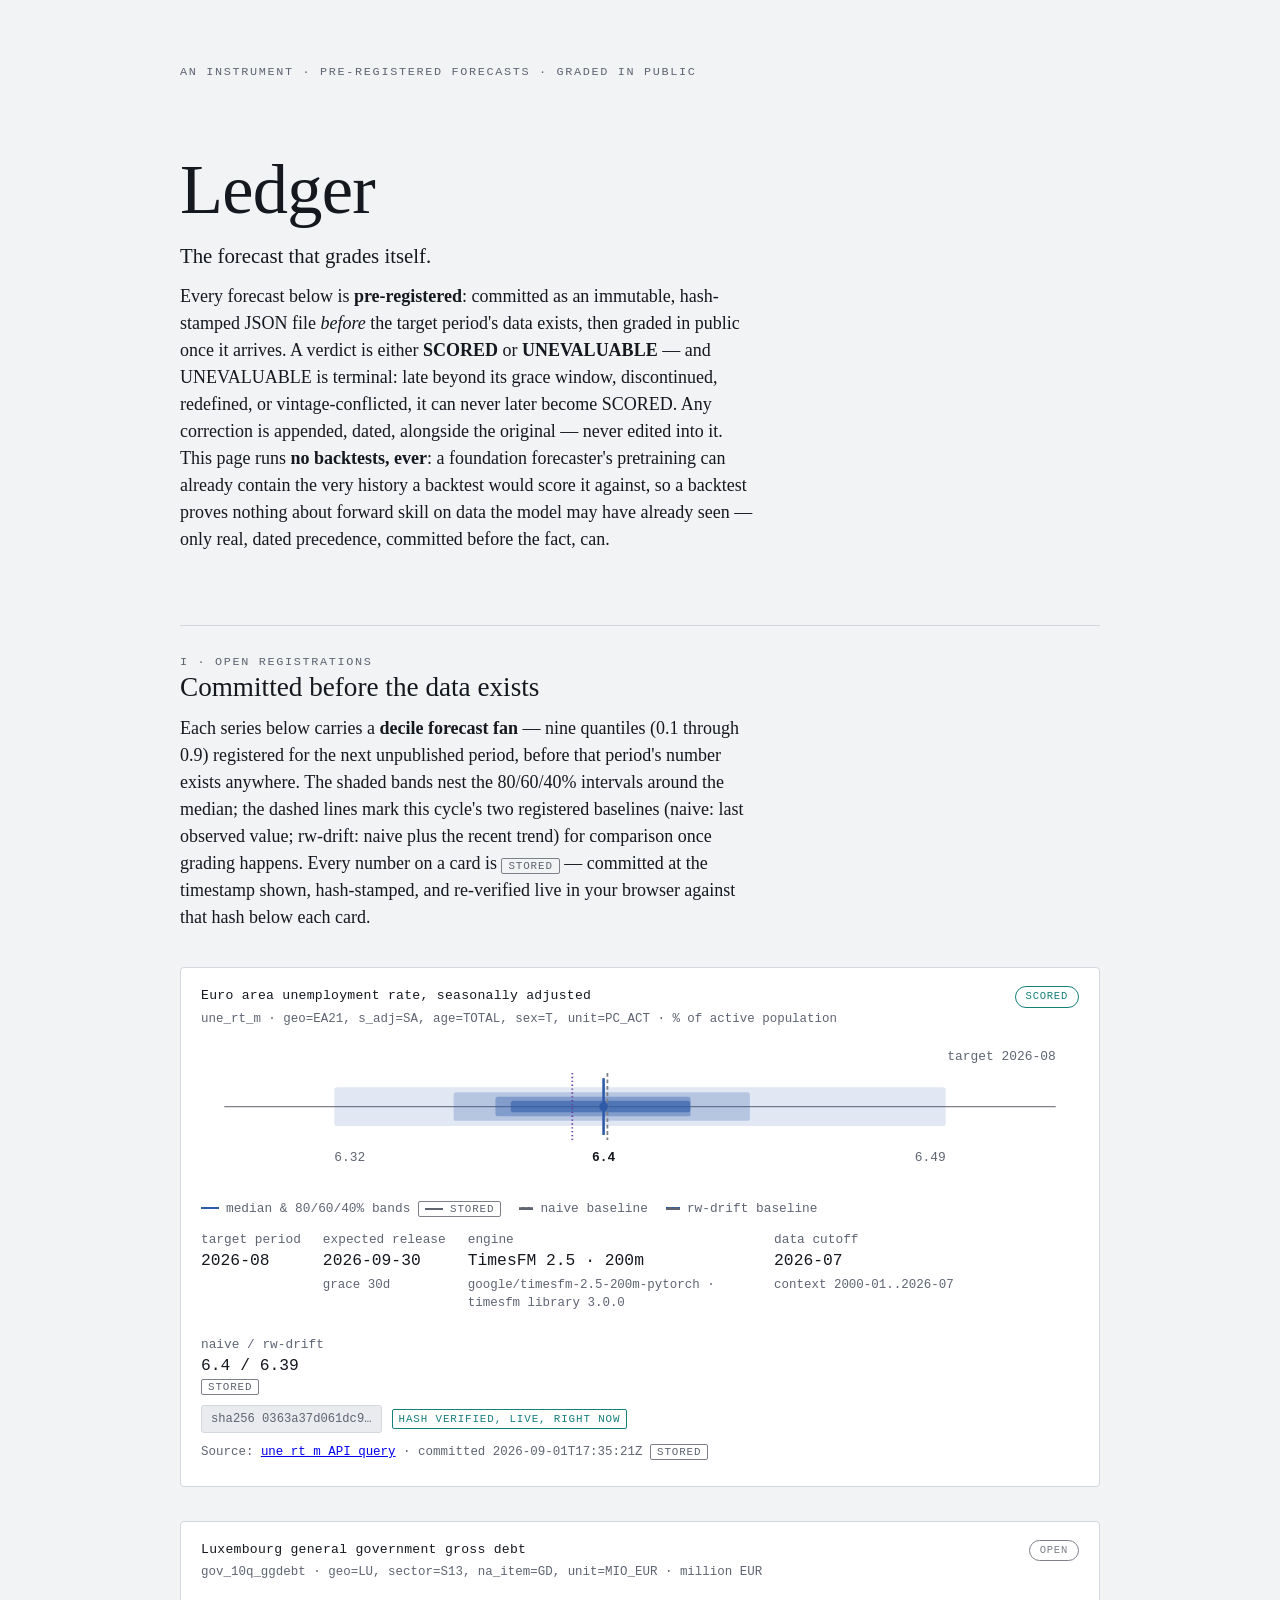
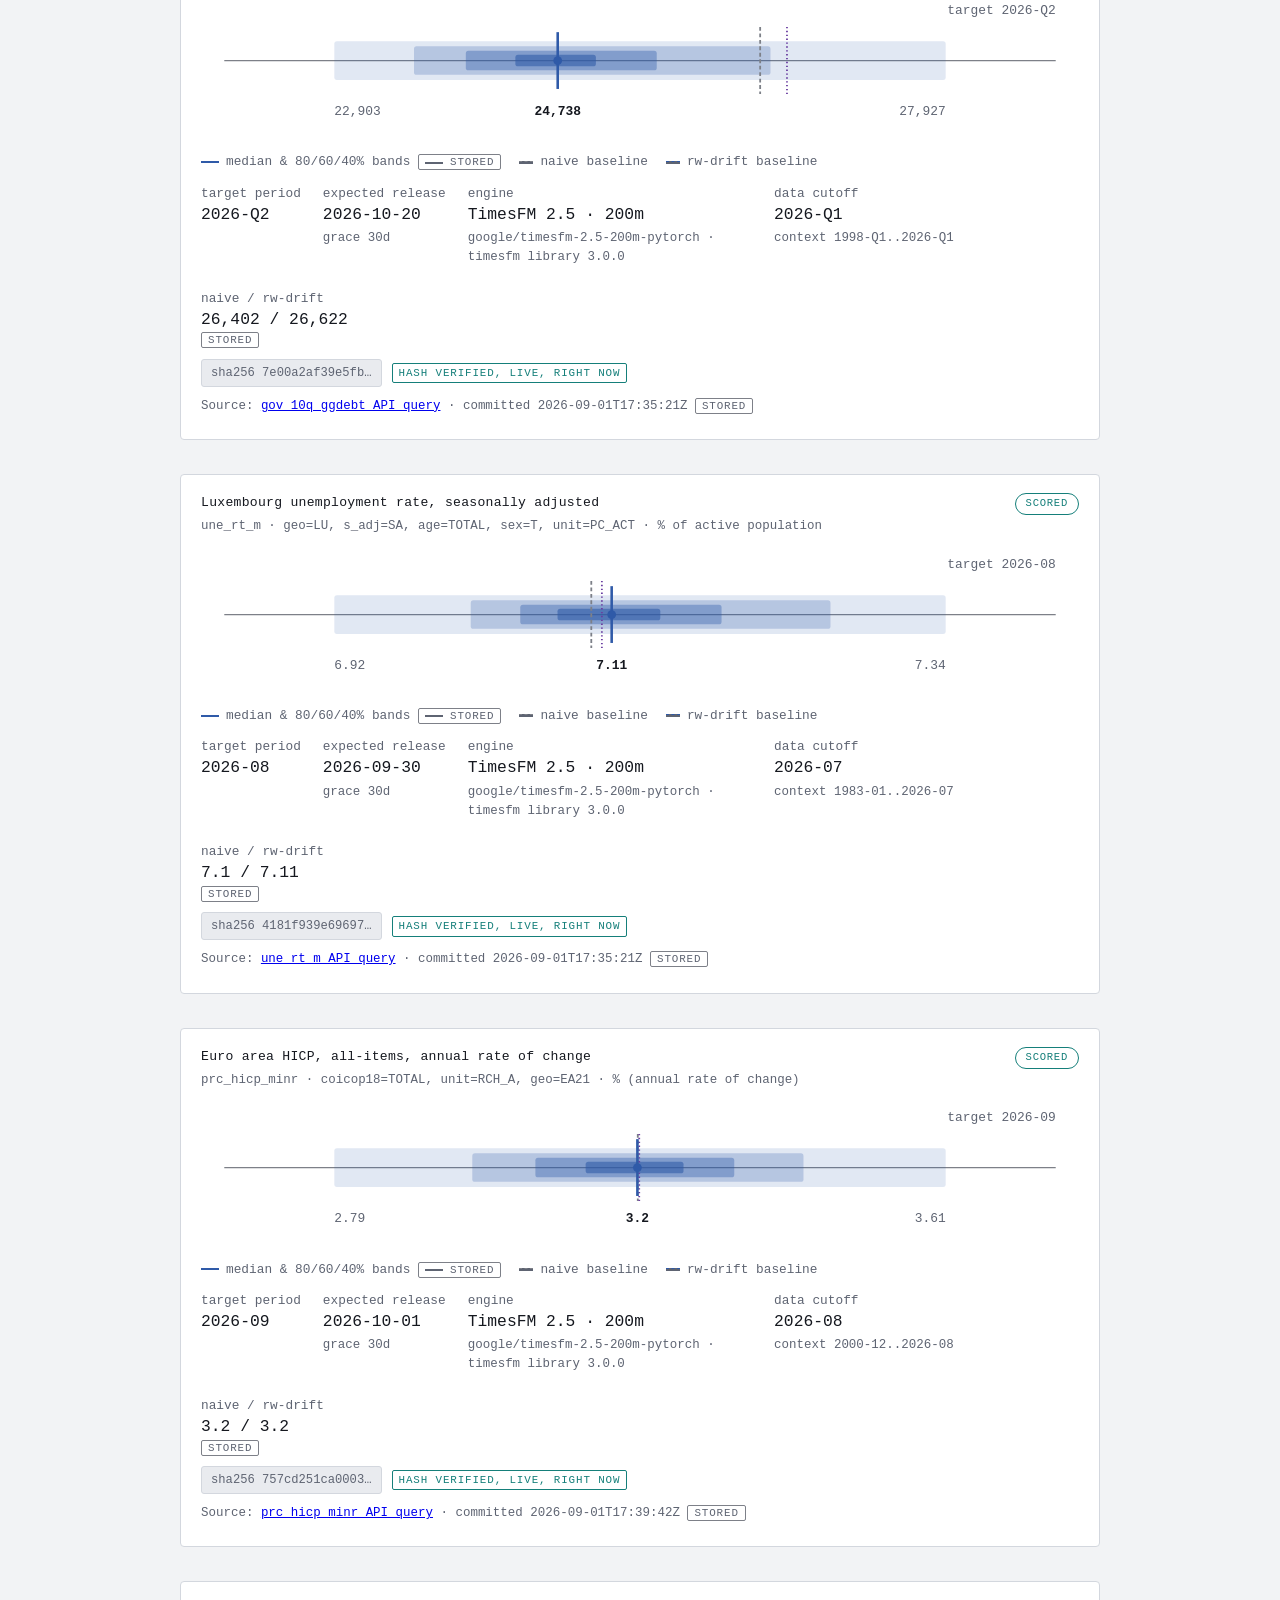
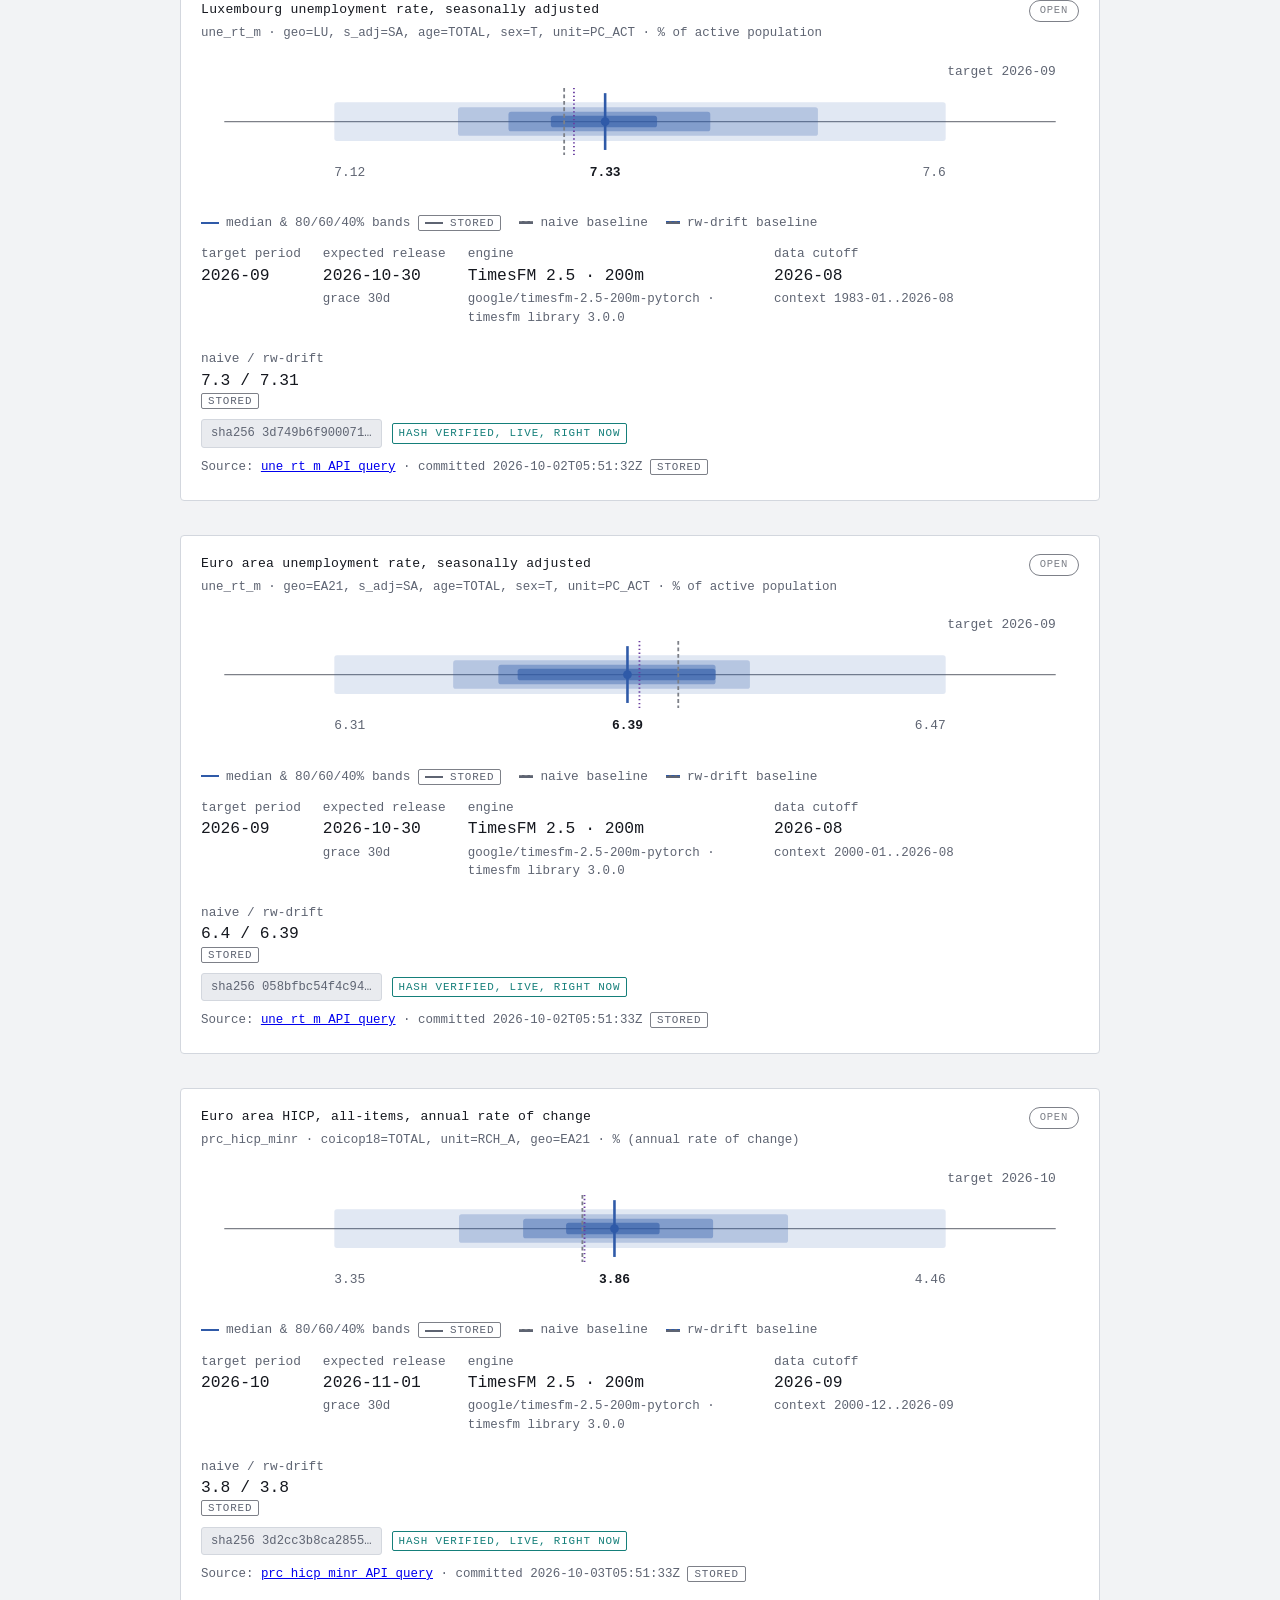
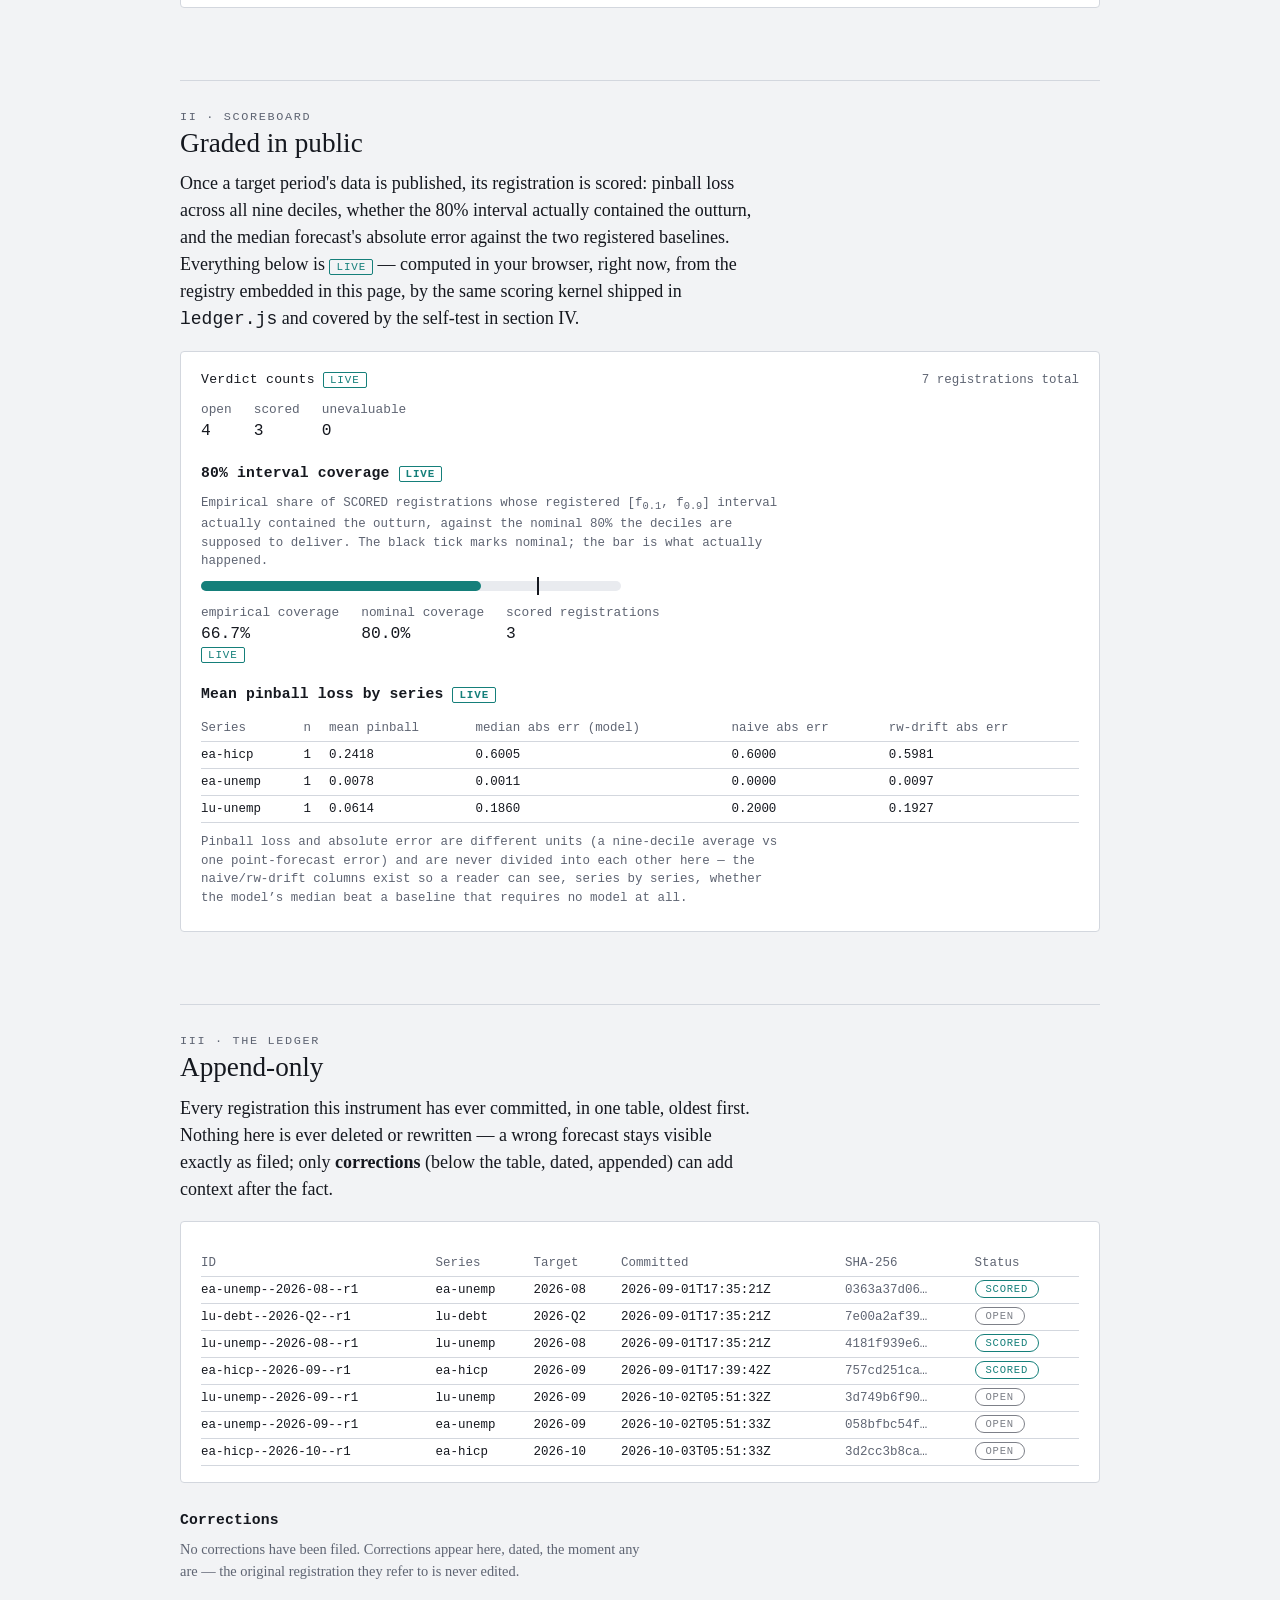
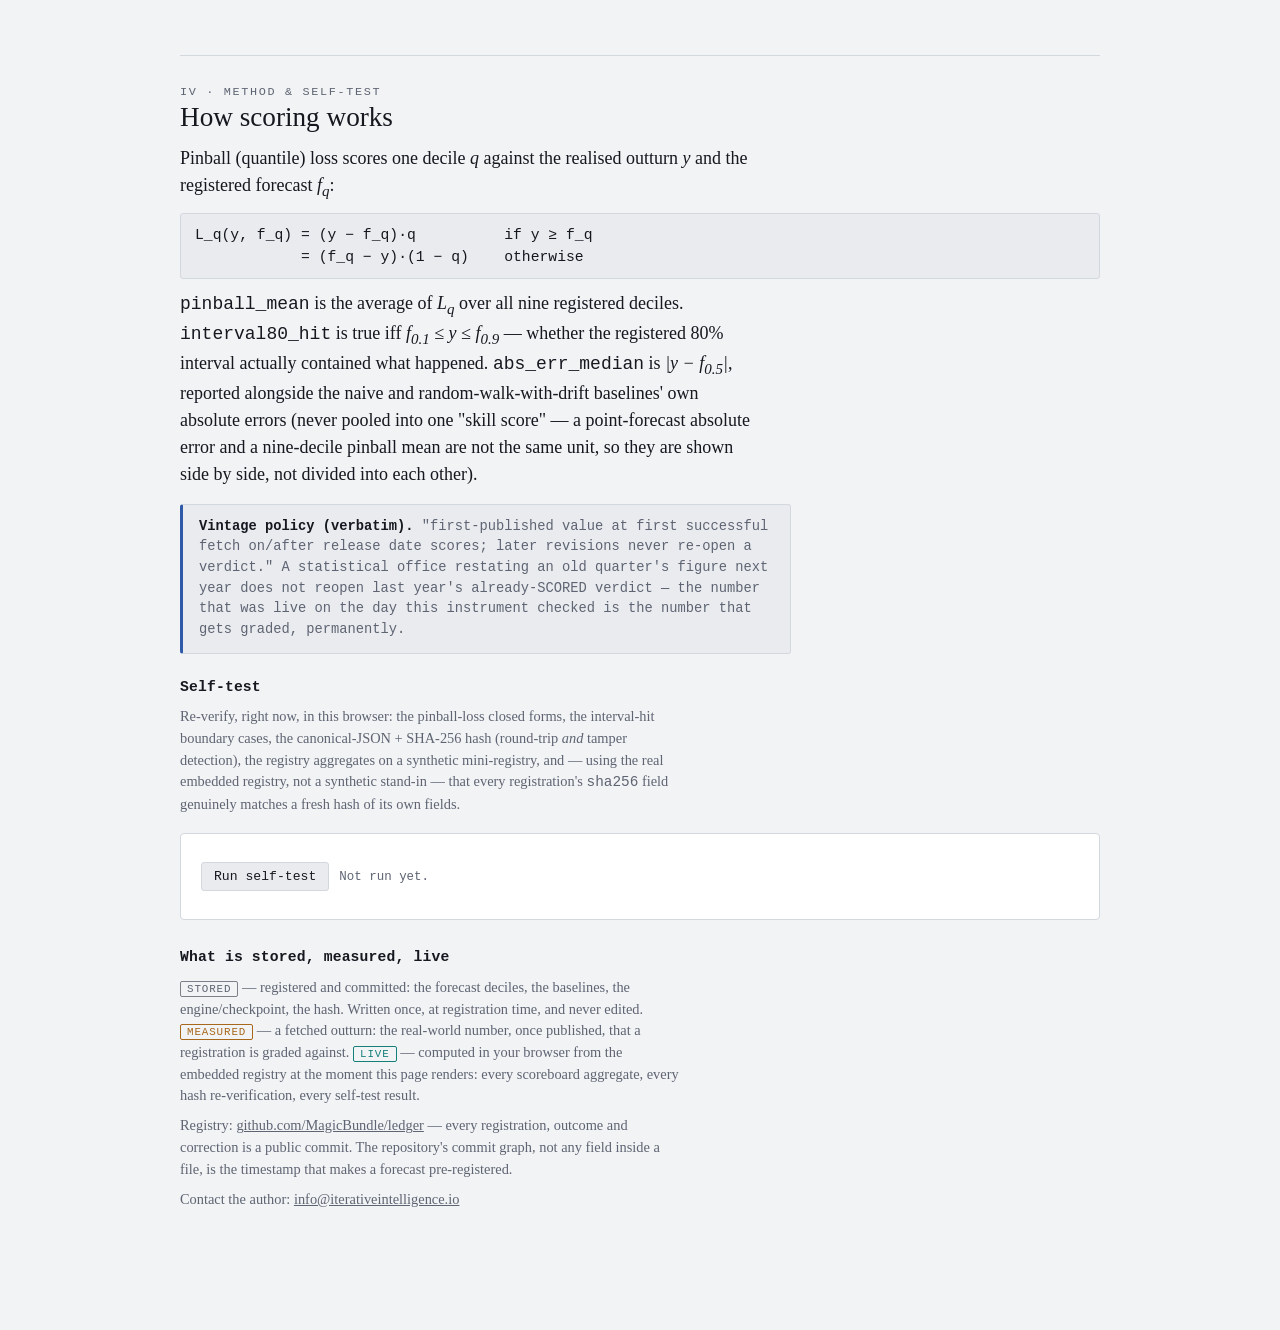
<file: index.html>
<meta charset="utf-8">
<title>Ledger</title>
<meta name="viewport" content="width=device-width, initial-scale=1">
<link rel="icon" href="data:,">
<style>
/* ===== chassis.css (shared) ===== */
/* =====================================================================
 * suite/chassis/chassis.css
 * The shared page chassis for the STEM instruments suite.
 *
 * Extracted verbatim-in-spirit from the three shipped pages
 *   repulsion/page/body.html  (zeta zeros / GUE)
 *   arctic/page/body.html     (Aztec diamond)
 *   fever/page/body.html      (Ising model)
 * after three review rounds.  What lives here is what all three copied
 * byte-for-byte; per-page series/accent colours are documented below as
 * SLOTS a page overrides, not baked in.
 *
 * Concatenation recipe (see README.md): a page's <style> is
 *   chassis.css   +   the page's own :root{ ...series slots... }   +
 *   any page-specific component CSS (panels, lensbox, filmstrip, ...).
 * The page block comes AFTER chassis.css so its slot overrides win.
 * ===================================================================== */

/* ---------------------------------------------------------------------
 * 1 · STRUCTURAL PALETTE  — identical across all three pages.
 *     Light is defined on bare :root.  Dark is redefined twice: once
 *     under prefers-color-scheme guarded by :not([data-theme="light"])
 *     so an explicit light choice wins over the OS, and once under
 *     [data-theme="dark"] so an explicit dark toggle wins either way.
 *     Never give any token its ONLY definition inside a media block.
 * ------------------------------------------------------------------- */
:root{
  --bg:#F2F3F5; --bg2:#E9EBEF; --card:#FFFFFF;
  --ink:#15181F; --ink2:#5E6472;
  /* --ink3 is the WCAG-AA correction shipped in Fever.  Repulsion and
   * Arctic first used #9AA1AE, which fell below the 3:1 non-text / 4.5:1
   * text floor on --card; Fever darkened it to #7D8088 (light) and kept
   * a matching dark-mode value.  This is the value the suite standardises on. */
  --ink3:#7D8088;
  --line:#D3D7DE;
  --acc:#2F5AA8; --acc-soft:#DDE6F5;

  /* shared reference-mark + control tokens (Fever + Arctic use all four;
   * Repulsion needs none of them, but they are structural, not series) */
  --curve:#15181F;                 /* the exact/theory curve, ink-strong */
  --ctl:#8A8A93;                   /* a muted control / secondary line   */
  --ctl-soft:#E4E2E6;              /* fill behind a control / shaded band */

  /* the LIVE / EXACT / STORED / NUMERICAL vocabulary is suite-wide, so its
   * chip colours are chassis tokens, NOT page series slots.  (Fever wired
   * these to its --meas / --acc / --eye; naming them here frees the chips
   * from any one page's palette.) */
  --live:#157F7A;                  /* measured in-browser, right now */
  --exact:#2F5AA8;                 /* closed form of the infinite system */
  --numerical:#6A3EA1;             /* literature value, no closed form */
  /* STORED reuses --ink3 (a neutral, "from the recorded run") */

  --serif:"Spectral",Georgia,"Times New Roman",serif;
  --sans:"IBM Plex Mono",ui-monospace,Menlo,monospace;
  --mono:"IBM Plex Mono",ui-monospace,Menlo,monospace;
}
@media (prefers-color-scheme: dark){:root:not([data-theme="light"]){
  --bg:#000000; --bg2:#0B0D10; --card:#0E1013;
  --ink:#C9D4DD; --ink2:#8A96A5; --ink3:#6E7A88; --line:#232A34;
  --acc:#86AEEC; --acc-soft:#182233;
  --curve:#FFFFFF; --ctl:#7C7691; --ctl-soft:#262430;
  --live:#58C6C0; --exact:#86AEEC; --numerical:#C4A0EE;
}}
:root[data-theme="dark"]{
  --bg:#000000; --bg2:#0B0D10; --card:#0E1013;
  --ink:#C9D4DD; --ink2:#8A96A5; --ink3:#6E7A88; --line:#232A34;
  --acc:#86AEEC; --acc-soft:#182233;
  --curve:#FFFFFF; --ctl:#7C7691; --ctl-soft:#262430;
  --live:#58C6C0; --exact:#86AEEC; --numerical:#C4A0EE;
}

/* ---------------------------------------------------------------------
 * 2 · PAGE SERIES SLOTS  — placeholders only; OVERRIDE PER PAGE.
 *     Each page defines its own data-series accents after chassis.css,
 *     in BOTH light and the two dark blocks, and lists them in its
 *     readColors() VARS.  The neutral fallbacks below keep an
 *     un-themed page legible rather than transparent.
 *
 *     What each page actually defines (for reference):
 *       Repulsion : --zeta --gue --poi
 *       Arctic    : --ns --ns2 --ew --ew2 --play
 *       Fever     : --up --down --fever --meas --play --eye
 *
 *     --play (the "you"/human colour in a game) recurs in Arctic + Fever,
 *     so it is given a real default here; the rest are page-specific.
 * ------------------------------------------------------------------- */
:root{
  --play:#7A3FA8;                  /* the human player's colour (>=2 pages) */
  --s1:#2F5AA8; --s2:#157F7A; --s3:#A34D62; --s4:#A8681C;  /* generic slots */
}
@media (prefers-color-scheme: dark){:root:not([data-theme="light"]){
  --play:#C78BE8;
  --s1:#86AEEC; --s2:#58C6C0; --s3:#D07C8F; --s4:#E5B267;
}}
:root[data-theme="dark"]{
  --play:#C78BE8;
  --s1:#86AEEC; --s2:#58C6C0; --s3:#D07C8F; --s4:#E5B267;
}

/* ---------------------------------------------------------------------
 * 3 · DOCUMENT SKELETON
 * ------------------------------------------------------------------- */
*{box-sizing:border-box}
body{margin:0;background:var(--bg);color:var(--ink);font-family:var(--serif);font-size:18px;line-height:1.5;padding:0 20px 96px}
.wrap{max-width:920px;margin:0 auto}

h1{font-family:var(--serif);font-weight:300;font-size:4.4rem;letter-spacing:-.01em;line-height:1;margin:72px 0 18px;text-wrap:balance}
h2{font-family:var(--serif);font-weight:400;font-size:1.7rem;line-height:1.2;margin:0 0 6px;text-wrap:balance}
h3{font-family:var(--sans);font-weight:600;font-size:.92rem;letter-spacing:.01em;margin:26px 0 0}
p{max-width:64ch;margin:.6em 0}
.lede{font-size:1.3rem;font-weight:300;max-width:56ch;color:var(--ink);line-height:1.35}
.lede i{font-style:italic}
.eyebrow{font-family:var(--sans);font-size:.74rem;letter-spacing:.14em;text-transform:uppercase;color:var(--ink2);font-weight:500}
.num{font-family:var(--mono);font-variant-numeric:tabular-nums}

section{margin-top:72px;padding-top:28px;border-top:1px solid var(--line)}
.inst{background:var(--card);border:1px solid var(--line);border-radius:4px;padding:18px 20px 16px;margin-top:18px}
canvas{display:block;width:100%}

/* ---------------------------------------------------------------------
 * 4 · ROW / LABEL / CAPTION
 * ------------------------------------------------------------------- */
.row{display:flex;align-items:baseline;justify-content:space-between;gap:14px;flex-wrap:wrap}
.lab{font-family:var(--sans);font-size:.82rem;font-weight:500;letter-spacing:.02em}
/* colour a label by adding a page class, e.g. .lab.f{color:var(--fever)} */
.sub{font-family:var(--sans);font-size:.78rem;color:var(--ink2)}
.sub b{font-family:var(--mono);color:var(--ink);font-weight:500}
.cap{font-family:var(--sans);font-size:.78rem;color:var(--ink2);margin-top:10px;max-width:78ch}
.cap b{font-family:var(--mono);color:var(--ink);font-weight:500}

/* ---------------------------------------------------------------------
 * 5 · LEGEND  (line / dashed-theory / dot / ring / swatch variants)
 * ------------------------------------------------------------------- */
.legend{display:flex;gap:18px;flex-wrap:wrap;font-family:var(--sans);font-size:.8rem;color:var(--ink2);margin-top:10px}
.legend span::before{content:"";display:inline-block;width:18px;height:2px;vertical-align:middle;margin-right:7px;background:currentColor}
.legend .th::before{height:0;border-top:2px dashed currentColor}
.legend .dot::before{width:9px;height:9px;border-radius:50%}
.legend .ring::before{width:9px;height:9px;border-radius:50%;background:transparent;border:2px solid currentColor;box-sizing:content-box}
.legend.sw span::before{width:22px;height:12px;border-radius:2px;vertical-align:-2px;border:1px solid var(--ink3)}
/* semantic colour helpers a page may reuse; series colours (.z .g .ns …)
 * are added by the page's own CSS block */
.legend .k{color:var(--curve)}.legend .c{color:var(--ctl)}
.legend .a{color:var(--acc)}.legend .pl{color:var(--play)}

/* ---------------------------------------------------------------------
 * 6 · CONTROLS  (buttons, selects, range, focus ring)
 * ------------------------------------------------------------------- */
button,select{font-family:var(--sans);font-size:.82rem;font-weight:500;color:var(--ink);background:var(--bg2);border:1px solid var(--line);border-radius:3px;padding:6px 12px;cursor:pointer}
button:hover{border-color:var(--ink3)}
button:focus-visible,select:focus-visible,input:focus-visible,canvas:focus-visible{outline:2px solid var(--acc);outline-offset:2px}
button.primary{background:var(--acc);color:var(--bg);border-color:var(--acc)}
button.on{background:var(--acc-soft);border-color:var(--acc);color:var(--acc)}
button[disabled]{opacity:.5;cursor:default}
.ctrl{display:flex;gap:10px;align-items:center;flex-wrap:wrap;margin-top:10px}
input[type=range]{width:100%;accent-color:var(--acc)}

/* ---------------------------------------------------------------------
 * 7 · DIAL  (a slider paired with a big monospace read-out + tick marks)
 * ------------------------------------------------------------------- */
.dial{display:grid;grid-template-columns:1fr auto;gap:18px;align-items:end;margin-top:8px}
.dial .big{font-family:var(--mono);font-size:2.4rem;line-height:1;font-weight:400;white-space:nowrap}
.marks{display:flex;flex-wrap:wrap;justify-content:space-between;gap:4px 14px;font-family:var(--sans);font-size:.74rem;color:var(--ink2);margin-top:4px}
.marks b{font-weight:500;color:var(--ink)}

/* ---------------------------------------------------------------------
 * 8 · TAG CHIPS  — the suite's LIVE / EXACT / STORED / NUMERICAL vocabulary
 * ------------------------------------------------------------------- */
.tag{font-family:var(--sans);font-size:.68rem;letter-spacing:.08em;text-transform:uppercase;border:1px solid var(--line);border-radius:2px;padding:1px 6px;color:var(--ink2);white-space:nowrap;max-width:100%}
.tag.live{border-color:var(--live);color:var(--live)}
.tag.exact{border-color:var(--exact);color:var(--exact)}
.tag.stored{border-color:var(--ink3)}
.tag.numerical{border-color:var(--numerical);color:var(--numerical)}
@media (max-width:820px){.tag{white-space:normal}}

/* ---------------------------------------------------------------------
 * 9 · GAME  (verdict line, score row)
 * ------------------------------------------------------------------- */
.game .verdict,.verdict{margin-top:12px;min-height:2.6em;font-size:1.02rem}
.game .verdict{min-height:3.2em}
.score{display:flex;gap:26px;flex-wrap:wrap;margin-top:14px;font-family:var(--sans);font-size:.85rem;color:var(--ink2)}
.score b{font-family:var(--mono);color:var(--ink);font-weight:500;font-size:1.05rem}
.score .pl b{color:var(--play)}
/* the Repulsion/Fever multiple-choice card, reused where a game offers picks */
.game .choice{display:block;width:100%;background:transparent;border:1px solid var(--line);border-radius:4px;padding:10px 12px 6px;margin-top:10px;text-align:left;cursor:pointer}
.game .choice:hover{border-color:var(--ink3)}
.game .choice .lab{color:var(--ink2)}
.game .choice.correct{border-color:var(--live)}
.game .choice.wrong{border-color:var(--numerical)}
.game .choice[disabled]{cursor:default}

/* ---------------------------------------------------------------------
 * 10 · FOOT / PROVENANCE + the visually-hidden helper
 * ------------------------------------------------------------------- */
.foot{font-size:.9rem;color:var(--ink2);max-width:70ch}
.foot a{color:inherit}
.foot b{font-family:var(--mono);color:var(--ink);font-weight:500}
.vh{position:absolute;width:1px;height:1px;overflow:hidden;clip:rect(0 0 0 0);clip-path:inset(50%);white-space:nowrap}

/* Bare button: strips native chrome so an inline-looking control can still
 * be a real <button> (keyboard + AT reachable).  from: sunflower review —
 * the .marks landmark shortcuts had to become buttons and each page was
 * re-declaring this reset.  Add your own look on top; keyboard focus still
 * gets the shared :focus-visible ring below. */
.btn-bare{background:none;border:0;margin:0;padding:0;font:inherit;color:inherit;cursor:pointer;text-align:inherit}
.btn-bare:focus-visible{outline:2px solid var(--acc);outline-offset:2px;border-radius:3px}

/* ---------------------------------------------------------------------
 * 11 · RESPONSIVE + reduced motion
 * ------------------------------------------------------------------- */
@media (max-width:640px){
  h1{font-size:3rem}
  body{font-size:17px}
  .inst{padding:14px}
  .dial{grid-template-columns:1fr}
  .dial .big{font-size:2rem}
}
@media (prefers-reduced-motion: reduce){.nomotion{display:none}}


/* ===== page-specific (slots override chassis) ===== */
/* ===================================================================== *
 * Ledger — page-specific CSS. Concatenated AFTER chassis.css by build.js,
 * so these :root slot overrides win. Structural palette, skeleton,
 * controls, tags, legend, table all come from chassis.css; only the
 * THIRD tag kind ("measured" — the house doctrine's fetched-outturn
 * label, alongside chassis's existing "stored"/"live"), the verdict
 * chips (OPEN/SCORED/UNEVALUABLE), and the decile-fan SVG live here.
 *
 * The fan charts are inline SVG coloured entirely with var(--token)
 * fills/strokes, so a theme flip repaints them for free via CSS — unlike
 * phantom's canvas panels, nothing here needs a JS redraw-on-theme hook.
 * ===================================================================== */
:root{
  --measured:#A8681C;      /* light: a fetched, real-world outturn (warm amber) */
  --verdict-scored:#157F7A;    /* reuses chassis --live hue: a concluded, graded verdict */
  --verdict-unevaluable:#A34D62; /* reuses chassis --s3 hue: terminal, not a failure */
}
@media (prefers-color-scheme: dark){:root:not([data-theme="light"]){
  --measured:#E5B267;
  --verdict-scored:#58C6C0;
  --verdict-unevaluable:#D07C8F;
}}
:root[data-theme="dark"]{
  --measured:#E5B267;
  --verdict-scored:#58C6C0;
  --verdict-unevaluable:#D07C8F;
}

.tag.measured{border-color:var(--measured);color:var(--measured)}
.tag.mismatch{border-color:var(--verdict-unevaluable);color:var(--verdict-unevaluable);font-weight:600}

/* .stats is NOT a chassis.css component (every sibling page defines it
 * itself); copied here in the same shape phantom/arctic/fever use. */
.stats{display:flex;gap:22px;flex-wrap:wrap;margin-top:12px;font-family:var(--sans);font-size:.8rem;color:var(--ink2)}
.stats span{max-width:38ch}
.stats b{font-family:var(--mono);color:var(--ink);font-weight:500;font-size:1.02rem;display:block}
.stats .sub{display:block;margin-top:2px}
.stats .sub b{display:inline;font-size:inherit}

/* ---- verdict chips (OPEN / SCORED / UNEVALUABLE) ---- */
.vchip{font-family:var(--sans);font-size:.66rem;letter-spacing:.07em;text-transform:uppercase;
  border:1px solid;border-radius:12px;padding:2px 10px;white-space:nowrap;font-weight:500}
.vchip.open{border-color:var(--ink3);color:var(--ink3)}
.vchip.scored{border-color:var(--verdict-scored);color:var(--verdict-scored)}
.vchip.unevaluable{border-color:var(--verdict-unevaluable);color:var(--verdict-unevaluable)}

/* ---- registration cards + decile fan ---- */
.stack{display:flex;flex-direction:column;gap:16px;margin-top:18px}
.regcard .row{align-items:flex-start}
.regcard .subline{font-family:var(--sans);font-size:.78rem;color:var(--ink2);margin-top:2px}
.fanwrap{margin:14px 0 4px}
.fanwrap svg{display:block;width:100%;height:auto;overflow:visible}
.fan-band{fill:var(--acc)}
.fan-band-0{opacity:.14}
.fan-band-1{opacity:.24}
.fan-band-2{opacity:.38}
.fan-band-3{opacity:.58}
.fan-axis{stroke:var(--ink3);stroke-width:1}
.fan-tick{stroke:var(--ink3);stroke-width:1}
.fan-median-line{stroke:var(--acc);stroke-width:2}
.fan-median-dot{fill:var(--acc)}
.fan-naive-line{stroke:var(--ink3);stroke-width:1.4;stroke-dasharray:3 2}
.fan-rw-line{stroke:var(--numerical, var(--s1));stroke-width:1.4;stroke-dasharray:1 2}
.fan-label{font:500 10px var(--mono);fill:var(--ink2)}
.fan-label.strong{fill:var(--ink);font-weight:600}
.fan-target{font:500 10px var(--mono);fill:var(--ink2)}
.fanlegend{margin-top:2px}
.fanlegend .sw-median::before{background:var(--acc)}
.fanlegend .sw-naive::before{content:"";display:inline-block;width:14px;border-top:1.4px dashed var(--ink3);margin-right:7px;vertical-align:middle}
.fanlegend .sw-rw::before{content:"";display:inline-block;width:14px;border-top:1.4px dashed var(--s1, var(--numerical));margin-right:7px;vertical-align:middle}

.hashbtn{font-family:var(--mono);font-size:.76rem;color:var(--ink2);background:var(--bg2);
  border:1px solid var(--line);border-radius:3px;padding:4px 9px;cursor:pointer}
.hashbtn:hover{border-color:var(--ink3);color:var(--ink)}
@media (pointer:coarse){.hashbtn{padding:9px 12px}}

/* ---- scoreboard: the deliberate empty state ---- */
.empty-scoreboard{font-family:var(--sans);font-size:1.05rem;font-weight:500;color:var(--ink);
  letter-spacing:.01em;margin:6px 0 2px}
.empty-scoreboard .n{color:var(--verdict-scored);font-family:var(--mono)}
.gradelist{list-style:none;margin:10px 0 0;padding:0;font-family:var(--sans);font-size:.85rem;color:var(--ink2)}
.gradelist li{padding:5px 0;border-bottom:1px solid var(--line);display:flex;gap:10px;flex-wrap:wrap;align-items:baseline}
.gradelist li:last-child{border-bottom:0}
.gradelist b{font-family:var(--mono);color:var(--ink);font-weight:500}

.covbar{position:relative;height:10px;background:var(--bg2);border-radius:5px;overflow:visible;margin:10px 0 4px;max-width:420px}
.covbar .fill{position:absolute;left:0;top:0;bottom:0;background:var(--verdict-scored);border-radius:5px}
.covbar .nominal{position:absolute;top:-4px;bottom:-4px;width:2px;background:var(--ink)}

table.led{border-collapse:collapse;font-family:var(--sans);font-size:.78rem;margin-top:10px;width:100%}
table.led th,table.led td{text-align:left;padding:6px 10px 6px 0;border-bottom:1px solid var(--line);vertical-align:top}
table.led th{color:var(--ink2);font-weight:500}
table.led td.n{font-family:var(--mono);white-space:nowrap}
table.led td.hash{font-family:var(--mono);color:var(--ink2)}
@media (max-width:700px){
  table.led,table.led tbody,table.led tr,table.led td,table.led th{display:block;width:100%}
  /* Hide the header via its OWN element, not ":first-child" -- that
   * selector matches per-parent, so on a table with a <thead>, the
   * tbody's genuinely first DATA row is ALSO a first-child (of tbody)
   * and would be silently hidden right along with the header row. Caught
   * live: on a narrow viewport this ate the append-only ledger's oldest
   * registration entirely. */
  table.led thead{display:none}
  table.led tr{border-bottom:1px solid var(--line);padding:8px 0}
  table.led td{border:0;padding:2px 0}
  table.led td::before{content:attr(data-col) ": ";color:var(--ink2)}
}

.notebox{background:var(--bg2);border:1px solid var(--line);border-left:3px solid var(--acc);
  border-radius:3px;padding:12px 16px;margin:16px 0;font-family:var(--sans);font-size:.86rem;
  color:var(--ink2);max-width:74ch}
.notebox b{color:var(--ink);font-weight:600}
.formula{font-family:var(--mono);font-size:.92rem;background:var(--bg2);border:1px solid var(--line);
  border-radius:3px;padding:10px 14px;margin:10px 0;overflow-x:auto;white-space:pre}

@media (max-width:640px){
  .fanwrap svg{overflow:hidden}
}
</style>

<div class="wrap">
<div class="eyebrow" style="margin-top:64px">An instrument · pre-registered forecasts · graded in public</div>
<h1>Ledger</h1>
<p class="lede">The forecast that grades itself.</p>
<p>Every forecast below is <b>pre-registered</b>: committed as an immutable, hash-stamped JSON file <i>before</i> the target period's data exists, then graded in public once it arrives. A verdict is either <b>SCORED</b> or <b>UNEVALUABLE</b> — and UNEVALUABLE is terminal: late beyond its grace window, discontinued, redefined, or vintage-conflicted, it can never later become SCORED. Any correction is appended, dated, alongside the original — never edited into it. This page runs <b>no backtests, ever</b>: a foundation forecaster's pretraining can already contain the very history a backtest would score it against, so a backtest proves nothing about forward skill on data the model may have already seen — only real, dated precedence, committed before the fact, can.</p>
<noscript><p class="foot">This page needs JavaScript to render the registry, compute the scoreboard, and run its self-test — nothing here is server-rendered.</p></noscript>

<!-- ============================================================ I -->
<section>
<div class="eyebrow">I · Open registrations</div>
<h2>Committed before the data exists</h2>
<p>Each series below carries a <b>decile forecast fan</b> — nine quantiles (0.1 through 0.9) registered for the next unpublished period, before that period's number exists anywhere. The shaded bands nest the 80/60/40% intervals around the <span class="fan-median-swatch">median</span>; the dashed lines mark this cycle's two registered baselines (naive: last observed value; rw-drift: naive plus the recent trend) for comparison once grading happens. Every number on a card is <span class="tag stored">stored</span> — committed at the timestamp shown, hash-stamped, and re-verified live in your browser against that hash below each card.</p>
<div class="stack" id="regCards"><p class="foot">Loading registry…</p></div>
</section>

<!-- ============================================================ II -->
<section>
<div class="eyebrow">II · Scoreboard</div>
<h2>Graded in public</h2>
<p>Once a target period's data is published, its registration is scored: pinball loss across all nine deciles, whether the 80% interval actually contained the outturn, and the median forecast's absolute error against the two registered baselines. Everything below is <span class="tag live">live</span> — computed in your browser, right now, from the registry embedded in this page, by the same scoring kernel shipped in <code>ledger.js</code> and covered by the self-test in section IV.</p>
<div class="inst" id="scoreboard"><p class="foot">Computing…</p></div>
</section>

<!-- ============================================================ III -->
<section>
<div class="eyebrow">III · The ledger</div>
<h2>Append-only</h2>
<p>Every registration this instrument has ever committed, in one table, oldest first. Nothing here is ever deleted or rewritten — a wrong forecast stays visible exactly as filed; only <b>corrections</b> (below the table, dated, appended) can add context after the fact.</p>
<div class="inst">
<div class="tablewrap" style="overflow-x:auto">
<table class="led" id="ledgerTable">
  <thead><tr><th>ID</th><th>Series</th><th>Target</th><th>Committed</th><th>SHA-256</th><th>Status</th></tr></thead>
  <tbody id="ledgerRows"></tbody>
</table>
</div>
</div>
<h3>Corrections</h3>
<div id="correctionsList" class="foot">Loading…</div>
</section>

<!-- ============================================================ IV -->
<section>
<div class="eyebrow">IV · Method &amp; self-test</div>
<h2>How scoring works</h2>
<p>Pinball (quantile) loss scores one decile <i>q</i> against the realised outturn <i>y</i> and the registered forecast <i>f<sub>q</sub></i>:</p>
<div class="formula">L_q(y, f_q) = (y − f_q)·q          if y ≥ f_q
            = (f_q − y)·(1 − q)    otherwise</div>
<p><code>pinball_mean</code> is the average of <i>L<sub>q</sub></i> over all nine registered deciles. <code>interval80_hit</code> is true iff <i>f<sub>0.1</sub> ≤ y ≤ f<sub>0.9</sub></i> — whether the registered 80% interval actually contained what happened. <code>abs_err_median</code> is <i>|y − f<sub>0.5</sub>|</i>, reported alongside the naive and random-walk-with-drift baselines' own absolute errors (never pooled into one "skill score" — a point-forecast absolute error and a nine-decile pinball mean are not the same unit, so they are shown side by side, not divided into each other).</p>
<p class="notebox"><b>Vintage policy (verbatim).</b> "first-published value at first successful fetch on/after release date scores; later revisions never re-open a verdict." A statistical office restating an old quarter's figure next year does not reopen last year's already-SCORED verdict — the number that was live on the day this instrument checked is the number that gets graded, permanently.</p>
<h3 style="margin-top:22px">Self-test</h3>
<p class="foot">Re-verify, right now, in this browser: the pinball-loss closed forms, the interval-hit boundary cases, the canonical-JSON + SHA-256 hash (round-trip <i>and</i> tamper detection), the registry aggregates on a synthetic mini-registry, and — using the real embedded registry, not a synthetic stand-in — that every registration's <code>sha256</code> field genuinely matches a fresh hash of its own fields.</p>
<div class="inst">
  <div class="ctrl"><button type="button" id="selfTestBtn">Run self-test</button><span class="sub" id="selfTestSummary">Not run yet.</span></div>
  <div class="foot" id="selfTestOut" role="status" aria-live="polite" style="margin-top:12px;white-space:pre-wrap;font-family:var(--mono);font-size:.78rem"></div>
</div>
<h3>What is stored, measured, live</h3>
<p class="foot"><span class="tag stored">stored</span> — registered and committed: the forecast deciles, the baselines, the engine/checkpoint, the hash. Written once, at registration time, and never edited. <span class="tag measured">measured</span> — a fetched outturn: the real-world number, once published, that a registration is graded against. <span class="tag live">live</span> — computed in your browser from the embedded registry at the moment this page renders: every scoreboard aggregate, every hash re-verification, every self-test result.</p>
<p class="foot">Registry: <a href="https://github.com/MagicBundle/ledger" rel="noopener">github.com/MagicBundle/ledger</a> — every registration, outcome and correction is a public commit. The repository's commit graph, not any field inside a file, is the timestamp that makes a forecast pre-registered.</p>
<p class="foot">Contact the author: <a href="mailto:info@iterativeintelligence.io">info@iterativeintelligence.io</a></p>
</section>
</div>

<script id="registryData" type="application/json">
{
  "generated_utc": "2026-10-03T05:51:34Z",
  "registrations": [
    {
      "fcreg": "0.1",
      "id": "ea-hicp--2026-09--r1",
      "series": {
        "slug": "ea-hicp",
        "title": "Euro area HICP, all-items, annual rate of change",
        "dataset": "prc_hicp_minr",
        "dims": {
          "coicop18": "TOTAL",
          "unit": "RCH_A",
          "geo": "EA21"
        },
        "unit": "% (annual rate of change)",
        "source_url": "https://ec.europa.eu/eurostat/api/dissemination/statistics/1.0/data/prc_hicp_minr?coicop18=TOTAL&format=JSON&geo=EA21&lang=EN&unit=RCH_A"
      },
      "target": {
        "period": "2026-09",
        "release": {
          "expected": "2026-10-01",
          "calendar_source": "assumption: Eurostat's prc_hicp_minr HICP table posts a reference month's all-items annual rate on/around the first calendar day of the following month — empirically verified on 2026-09-01, when the 2026-08 value was already present in a fresh fetch. grace_days=30 absorbs calendar drift (weekends, holidays, revisions to the release calendar).",
          "grace_days": 30
        }
      },
      "vintage_policy": "first-published value at first successful fetch on/after release date scores; later revisions never re-open a verdict",
      "engine": {
        "name": "timesfm",
        "version": "3.0.0",
        "checkpoint": "google/timesfm-2.5-200m-pytorch",
        "context_span": "2000-12..2026-08",
        "data_cutoff": "2026-08"
      },
      "forecast": {
        "deciles": {
          "0.1": 2.7919580936431885,
          "0.2": 2.9774913787841797,
          "0.3": 3.0623509883880615,
          "0.4": 3.129940986633301,
          "0.5": 3.1994895935058594,
          "0.6": 3.261514902114868,
          "0.7": 3.3296971321105957,
          "0.8": 3.422785997390747,
          "0.9": 3.6140167713165283
        }
      },
      "baselines": {
        "naive": {
          "point": 3.2
        },
        "rw_drift": {
          "point": 3.2019480519480523
        }
      },
      "created_utc": "2026-09-01T17:39:42Z",
      "sha256": "757cd251ca0003bf2c2c170c561b655767694263b0df8bb21fadc5ceaedc09cb"
    },
    {
      "fcreg": "0.1",
      "id": "ea-hicp--2026-10--r1",
      "series": {
        "slug": "ea-hicp",
        "title": "Euro area HICP, all-items, annual rate of change",
        "dataset": "prc_hicp_minr",
        "dims": {
          "coicop18": "TOTAL",
          "unit": "RCH_A",
          "geo": "EA21"
        },
        "unit": "% (annual rate of change)",
        "source_url": "https://ec.europa.eu/eurostat/api/dissemination/statistics/1.0/data/prc_hicp_minr?coicop18=TOTAL&format=JSON&geo=EA21&lang=EN&unit=RCH_A"
      },
      "target": {
        "period": "2026-10",
        "release": {
          "expected": "2026-11-01",
          "calendar_source": "assumption: Eurostat's prc_hicp_minr HICP table posts a reference month's all-items annual rate on/around the first calendar day of the following month — empirically verified on 2026-09-01, when the 2026-08 value was already present in a fresh fetch. grace_days=30 absorbs calendar drift (weekends, holidays, revisions to the release calendar).",
          "grace_days": 30
        }
      },
      "vintage_policy": "first-published value at first successful fetch on/after release date scores; later revisions never re-open a verdict",
      "engine": {
        "name": "timesfm",
        "version": "3.0.0",
        "checkpoint": "google/timesfm-2.5-200m-pytorch",
        "context_span": "2000-12..2026-09",
        "data_cutoff": "2026-09"
      },
      "forecast": {
        "deciles": {
          "0.1": 3.3494224548339844,
          "0.2": 3.5759520530700684,
          "0.3": 3.6923794746398926,
          "0.4": 3.7704501152038574,
          "0.5": 3.858283519744873,
          "0.6": 3.940312623977661,
          "0.7": 4.037412166595459,
          "0.8": 4.173543930053711,
          "0.9": 4.459901809692383
        }
      },
      "baselines": {
        "naive": {
          "point": 3.8
        },
        "rw_drift": {
          "point": 3.803883495145631
        }
      },
      "created_utc": "2026-10-03T05:51:33Z",
      "sha256": "3d2cc3b8ca28554ffdc59108a4b3dde72151ed16aac844a120d2c00db35a8ade"
    },
    {
      "fcreg": "0.1",
      "id": "ea-unemp--2026-08--r1",
      "series": {
        "slug": "ea-unemp",
        "title": "Euro area unemployment rate, seasonally adjusted",
        "dataset": "une_rt_m",
        "dims": {
          "geo": "EA21",
          "s_adj": "SA",
          "age": "TOTAL",
          "sex": "T",
          "unit": "PC_ACT"
        },
        "unit": "% of active population",
        "source_url": "https://ec.europa.eu/eurostat/api/dissemination/statistics/1.0/data/une_rt_m?age=TOTAL&format=JSON&geo=EA21&lang=EN&s_adj=SA&sex=T&unit=PC_ACT"
      },
      "target": {
        "period": "2026-08",
        "release": {
          "expected": "2026-09-30",
          "calendar_source": "assumption: Eurostat publishes the euro-area/member-state unemployment rate approximately 30 calendar days after the reference month ends (Eurostat's own background-note convention for the une_rt_m release). grace_days=30 absorbs calendar drift.",
          "grace_days": 30
        }
      },
      "vintage_policy": "first-published value at first successful fetch on/after release date scores; later revisions never re-open a verdict",
      "engine": {
        "name": "timesfm",
        "version": "3.0.0",
        "checkpoint": "google/timesfm-2.5-200m-pytorch",
        "context_span": "2000-01..2026-07",
        "data_cutoff": "2026-07"
      },
      "forecast": {
        "deciles": {
          "0.1": 6.324240207672119,
          "0.2": 6.3573408126831055,
          "0.3": 6.368929386138916,
          "0.4": 6.373193740844727,
          "0.5": 6.398936748504639,
          "0.6": 6.4229736328125,
          "0.7": 6.4230756759643555,
          "0.8": 6.439525604248047,
          "0.9": 6.493844032287598
        }
      },
      "baselines": {
        "naive": {
          "point": 6.4
        },
        "rw_drift": {
          "point": 6.3902515723270445
        }
      },
      "created_utc": "2026-09-01T17:35:21Z",
      "sha256": "0363a37d061dc961c46063f939cd6d04e448a533d9f1c0af8f1fc3d7c2c94d65"
    },
    {
      "fcreg": "0.1",
      "id": "ea-unemp--2026-09--r1",
      "series": {
        "slug": "ea-unemp",
        "title": "Euro area unemployment rate, seasonally adjusted",
        "dataset": "une_rt_m",
        "dims": {
          "geo": "EA21",
          "s_adj": "SA",
          "age": "TOTAL",
          "sex": "T",
          "unit": "PC_ACT"
        },
        "unit": "% of active population",
        "source_url": "https://ec.europa.eu/eurostat/api/dissemination/statistics/1.0/data/une_rt_m?age=TOTAL&format=JSON&geo=EA21&lang=EN&s_adj=SA&sex=T&unit=PC_ACT"
      },
      "target": {
        "period": "2026-09",
        "release": {
          "expected": "2026-10-30",
          "calendar_source": "assumption: Eurostat publishes the euro-area/member-state unemployment rate approximately 30 calendar days after the reference month ends (Eurostat's own background-note convention for the une_rt_m release). grace_days=30 absorbs calendar drift.",
          "grace_days": 30
        }
      },
      "vintage_policy": "first-published value at first successful fetch on/after release date scores; later revisions never re-open a verdict",
      "engine": {
        "name": "timesfm",
        "version": "3.0.0",
        "checkpoint": "google/timesfm-2.5-200m-pytorch",
        "context_span": "2000-01..2026-08",
        "data_cutoff": "2026-08"
      },
      "forecast": {
        "deciles": {
          "0.1": 6.313893795013428,
          "0.2": 6.343652725219727,
          "0.3": 6.3549652099609375,
          "0.4": 6.359793186187744,
          "0.5": 6.387281894683838,
          "0.6": 6.409340858459473,
          "0.7": 6.409340858459473,
          "0.8": 6.417936325073242,
          "0.9": 6.466948509216309
        }
      },
      "baselines": {
        "naive": {
          "point": 6.4
        },
        "rw_drift": {
          "point": 6.390282131661443
        }
      },
      "created_utc": "2026-10-02T05:51:33Z",
      "sha256": "058bfbc54f4c940ebb1922d1d76a3e28f039fd94464f0ee704921960ac387ec8"
    },
    {
      "fcreg": "0.1",
      "id": "lu-debt--2026-Q2--r1",
      "series": {
        "slug": "lu-debt",
        "title": "Luxembourg general government gross debt",
        "dataset": "gov_10q_ggdebt",
        "dims": {
          "geo": "LU",
          "sector": "S13",
          "na_item": "GD",
          "unit": "MIO_EUR"
        },
        "unit": "million EUR",
        "source_url": "https://ec.europa.eu/eurostat/api/dissemination/statistics/1.0/data/gov_10q_ggdebt?format=JSON&geo=LU&lang=EN&na_item=GD&sector=S13&unit=MIO_EUR"
      },
      "target": {
        "period": "2026-Q2",
        "release": {
          "expected": "2026-10-20",
          "calendar_source": "https://ec.europa.eu/eurostat/api/dissemination/statistics/1.0/data/gov_10q_ggdebt — empirically verified release lag: the 2026-Q1 observation carried a dataset 'updated' stamp of 2026-07-21, exactly 112 calendar days after the 2026-Q1 quarter-end (2026-03-31), matching Eurostat's documented T+112-day release convention for quarterly government debt. grace_days=30 absorbs calendar drift.",
          "grace_days": 30
        }
      },
      "vintage_policy": "first-published value at first successful fetch on/after release date scores; later revisions never re-open a verdict",
      "engine": {
        "name": "timesfm",
        "version": "3.0.0",
        "checkpoint": "google/timesfm-2.5-200m-pytorch",
        "context_span": "1998-Q1..2026-Q1",
        "data_cutoff": "2026-Q1"
      },
      "forecast": {
        "deciles": {
          "0.1": 22902.734375,
          "0.2": 23557.37109375,
          "0.3": 23983.19921875,
          "0.4": 24390.5703125,
          "0.5": 24738.4375,
          "0.6": 25052.1953125,
          "0.7": 25552.2421875,
          "0.8": 26486.6953125,
          "0.9": 27926.59375
        }
      },
      "baselines": {
        "naive": {
          "point": 26402.1
        },
        "rw_drift": {
          "point": 26622.44732142857
        }
      },
      "created_utc": "2026-09-01T17:35:21Z",
      "sha256": "7e00a2af39e5fbeb8f332bc13afdae75cdf4f09ea82e71b00548e88eb23a189c"
    },
    {
      "fcreg": "0.1",
      "id": "lu-unemp--2026-08--r1",
      "series": {
        "slug": "lu-unemp",
        "title": "Luxembourg unemployment rate, seasonally adjusted",
        "dataset": "une_rt_m",
        "dims": {
          "geo": "LU",
          "s_adj": "SA",
          "age": "TOTAL",
          "sex": "T",
          "unit": "PC_ACT"
        },
        "unit": "% of active population",
        "source_url": "https://ec.europa.eu/eurostat/api/dissemination/statistics/1.0/data/une_rt_m?age=TOTAL&format=JSON&geo=LU&lang=EN&s_adj=SA&sex=T&unit=PC_ACT"
      },
      "target": {
        "period": "2026-08",
        "release": {
          "expected": "2026-09-30",
          "calendar_source": "assumption: Eurostat publishes the euro-area/member-state unemployment rate approximately 30 calendar days after the reference month ends (Eurostat's own background-note convention for the une_rt_m release). grace_days=30 absorbs calendar drift.",
          "grace_days": 30
        }
      },
      "vintage_policy": "first-published value at first successful fetch on/after release date scores; later revisions never re-open a verdict",
      "engine": {
        "name": "timesfm",
        "version": "3.0.0",
        "checkpoint": "google/timesfm-2.5-200m-pytorch",
        "context_span": "1983-01..2026-07",
        "data_cutoff": "2026-07"
      },
      "forecast": {
        "deciles": {
          "0.1": 6.923365592956543,
          "0.2": 7.017150402069092,
          "0.3": 7.051187515258789,
          "0.4": 7.076803684234619,
          "0.5": 7.114014148712158,
          "0.6": 7.1474456787109375,
          "0.7": 7.189540386199951,
          "0.8": 7.2644147872924805,
          "0.9": 7.343601226806641
        }
      },
      "baselines": {
        "naive": {
          "point": 7.1
        },
        "rw_drift": {
          "point": 7.10727969348659
        }
      },
      "created_utc": "2026-09-01T17:35:21Z",
      "sha256": "4181f939e696972e127676e29f1d4f95845c44e7eeccb760329e51fb38fe4d93"
    },
    {
      "fcreg": "0.1",
      "id": "lu-unemp--2026-09--r1",
      "series": {
        "slug": "lu-unemp",
        "title": "Luxembourg unemployment rate, seasonally adjusted",
        "dataset": "une_rt_m",
        "dims": {
          "geo": "LU",
          "s_adj": "SA",
          "age": "TOTAL",
          "sex": "T",
          "unit": "PC_ACT"
        },
        "unit": "% of active population",
        "source_url": "https://ec.europa.eu/eurostat/api/dissemination/statistics/1.0/data/une_rt_m?age=TOTAL&format=JSON&geo=LU&lang=EN&s_adj=SA&sex=T&unit=PC_ACT"
      },
      "target": {
        "period": "2026-09",
        "release": {
          "expected": "2026-10-30",
          "calendar_source": "assumption: Eurostat publishes the euro-area/member-state unemployment rate approximately 30 calendar days after the reference month ends (Eurostat's own background-note convention for the une_rt_m release). grace_days=30 absorbs calendar drift.",
          "grace_days": 30
        }
      },
      "vintage_policy": "first-published value at first successful fetch on/after release date scores; later revisions never re-open a verdict",
      "engine": {
        "name": "timesfm",
        "version": "3.0.0",
        "checkpoint": "google/timesfm-2.5-200m-pytorch",
        "context_span": "1983-01..2026-08",
        "data_cutoff": "2026-08"
      },
      "forecast": {
        "deciles": {
          "0.1": 7.120569229125977,
          "0.2": 7.217135906219482,
          "0.3": 7.256524085998535,
          "0.4": 7.289628982543945,
          "0.5": 7.332001686096191,
          "0.6": 7.372535228729248,
          "0.7": 7.41406774520874,
          "0.8": 7.498126029968262,
          "0.9": 7.59786319732666
        }
      },
      "baselines": {
        "naive": {
          "point": 7.3
        },
        "rw_drift": {
          "point": 7.307648183556405
        }
      },
      "created_utc": "2026-10-02T05:51:32Z",
      "sha256": "3d749b6f900071de1a3a1f2ab493d19fc1b5702ce6372c4d56555c1f6607ae41"
    }
  ],
  "outcomes": [
    {
      "id": "ea-hicp--2026-09--r1",
      "verdict": "SCORED",
      "reason": null,
      "outturn": {
        "value": 3.8,
        "fetched_utc": "2026-10-03T05:51:31Z",
        "vintage_note": "first-published value at first successful fetch on/after release date"
      },
      "metrics": {
        "pinball_mean": 0.24181540012359606,
        "pinball_by_decile": {
          "0.1": 0.10080419063568113,
          "0.2": 0.16450172424316403,
          "0.3": 0.2212947034835815,
          "0.4": 0.2680236053466796,
          "0.5": 0.3002552032470702,
          "0.6": 0.32309105873107896,
          "0.7": 0.32921200752258284,
          "0.8": 0.3017712020874022,
          "0.9": 0.16738490581512436
        },
        "interval80_hit": false,
        "abs_err_median": 0.6005104064941404,
        "naive_abs_err": 0.5999999999999996,
        "rw_drift_abs_err": 0.5980519480519475
      },
      "scored_utc": "2026-10-03T05:51:31Z"
    },
    {
      "id": "ea-unemp--2026-08--r1",
      "verdict": "SCORED",
      "reason": null,
      "outturn": {
        "value": 6.4,
        "fetched_utc": "2026-10-02T05:51:28Z",
        "vintage_note": "first-published value at first successful fetch on/after release date"
      },
      "metrics": {
        "pinball_mean": 0.007787201139662021,
        "pinball_by_decile": {
          "0.1": 0.007575979232788122,
          "0.2": 0.008531837463378978,
          "0.3": 0.009321184158325302,
          "0.4": 0.010722503662109518,
          "0.5": 0.0005316257476808417,
          "0.6": 0.009189453124999858,
          "0.7": 0.006922702789306535,
          "0.8": 0.007905120849609303,
          "0.9": 0.009384403228759728
        },
        "interval80_hit": true,
        "abs_err_median": 0.0010632514953616834,
        "naive_abs_err": 0,
        "rw_drift_abs_err": 0.009748427672955806
      },
      "scored_utc": "2026-10-02T05:51:28Z"
    },
    {
      "id": "lu-unemp--2026-08--r1",
      "verdict": "SCORED",
      "reason": null,
      "outturn": {
        "value": 7.3,
        "fetched_utc": "2026-10-02T05:51:28Z",
        "vintage_note": "first-published value at first successful fetch on/after release date"
      },
      "metrics": {
        "pinball_mean": 0.06142568588256828,
        "pinball_by_decile": {
          "0.1": 0.037663440704345685,
          "0.2": 0.056569919586181606,
          "0.3": 0.07464374542236323,
          "0.4": 0.08927852630615228,
          "0.5": 0.09299292564392081,
          "0.6": 0.0915325927734374,
          "0.7": 0.07732172966003405,
          "0.8": 0.028468170166015484,
          "0.9": 0.004360122680664079
        },
        "interval80_hit": true,
        "abs_err_median": 0.18598585128784162,
        "naive_abs_err": 0.20000000000000018,
        "rw_drift_abs_err": 0.19272030651340977
      },
      "scored_utc": "2026-10-02T05:51:28Z"
    }
  ],
  "corrections": [],
  "stats": {
    "n_open": 4,
    "n_scored": 3,
    "n_unevaluable": 0,
    "coverage80": {
      "empirical": 0.6666666666666666,
      "nominal": 0.8
    },
    "mean_pinball_by_series": {
      "ea-hicp": 0.24181540012359606,
      "ea-unemp": 0.007787201139662021,
      "lu-unemp": 0.06142568588256828
    }
  }
}
</script>
<script id="kernelSrc">
/*
 * ledger.js -- the scoring kernel for Ledger, Iterative Intelligence
 * instrument #8: "the forecast that grades itself."
 *
 * Self-contained, dependency-free, plain script (no modules / no imports,
 * matching the suite convention set by phantom.js / twdist.js). Attaches
 * `window.Ledger` in a browser and `module.exports` in Node so the same
 * code path runs the live page and `node ledger.test.js`.
 *
 * WHAT LIVES HERE (all of it EXACT arithmetic -- closed forms, not fits):
 *
 *  1. Pinball (quantile) loss and the aggregates built from it, per the
 *     binding spec:
 *       L_q(y, f_q) = (y - f_q) * q         if y >= f_q
 *                   = (f_q - y) * (1 - q)   otherwise
 *     pinball_mean = mean of L_q over the 9 registered deciles q in
 *       {0.1, 0.2, ..., 0.9}. interval80_hit = (f_0.1 <= y <= f_0.9).
 *     abs_err_median = |y - f_0.5|, compared against the registered naive
 *     and random-walk-with-drift baseline POINT forecasts (their absolute
 *     errors, NOT run through pinball -- a point forecast has no quantile
 *     spread to score against).
 *
 *  2. Canonicalisation + SHA-256, used two ways: (a) the offline pipeline
 *     hashes a registration's fields (every field above "sha256", sorted
 *     keys, no whitespace) to produce the value stored in the registry
 *     file; (b) this SAME code, inlined into the page, recomputes that
 *     hash live, in the browser, for every registration on screen, so the
 *     "stored" hash is never taken on faith -- it is the house doctrine's
 *     "independent reference check recomputes every published metric by a
 *     separate code path" applied to the registry's own integrity, not
 *     just to the scoring math.
 *
 *  3. Registry-wide aggregates for the Scoreboard: verdict counts (OPEN /
 *     SCORED / UNEVALUABLE), empirical 80% interval coverage across SCORED
 *     verdicts vs the nominal 0.80, and per-series means of pinball_mean
 *     and abs_err_median (model vs naive vs rw_drift). The empty-registry
 *     case (zero outcomes) returns null aggregates rather than 0/0 -- the
 *     page renders that as the deliberate empty state, not as a zero.
 *
 * Nothing here fetches anything or reads the DOM; app.js does that.
 */
;(function (global) {
  'use strict';

  /* ===================================================================== *
   * 1. Pinball loss and the per-registration score.
   * ===================================================================== */

  var DECILES = [0.1, 0.2, 0.3, 0.4, 0.5, 0.6, 0.7, 0.8, 0.9];

  /* key a decile the same way the fcreg schema does: "0.1" .. "0.9" */
  function qkey(q) { return q.toFixed(1); }

  function pinballLoss(y, fq, q) {
    if (y >= fq) return (y - fq) * q;
    return (fq - y) * (1 - q);
  }

  /* deciles: { "0.1": x, ..., "0.9": x } -> { "0.1": loss, ... } */
  function pinballByDecile(y, deciles) {
    var out = {};
    for (var i = 0; i < DECILES.length; i++) {
      var k = qkey(DECILES[i]);
      out[k] = pinballLoss(y, deciles[k], DECILES[i]);
    }
    return out;
  }

  function pinballMean(y, deciles) {
    var byd = pinballByDecile(y, deciles);
    var sum = 0;
    for (var i = 0; i < DECILES.length; i++) sum += byd[qkey(DECILES[i])];
    return sum / DECILES.length;
  }

  function interval80Hit(y, deciles) {
    return y >= deciles['0.1'] && y <= deciles['0.9'];
  }

  function absErrMedian(y, deciles) {
    return Math.abs(y - deciles['0.5']);
  }

  /* Score one registration against its realised outturn value. Returns the
   * exact `metrics` object the fcreg outcomes/<id>.json schema expects.
   * Pure function: same registration + same y -> bit-identical metrics,
   * every time, in the pipeline or in the browser. */
  function scoreRegistration(registration, y) {
    var deciles = registration.forecast.deciles;
    var pinball_by_decile = pinballByDecile(y, deciles);
    var pinball_mean = pinballMean(y, deciles);
    var interval80_hit = interval80Hit(y, deciles);
    var abs_err_median = absErrMedian(y, deciles);
    var naive_abs_err = Math.abs(y - registration.baselines.naive.point);
    var rw_drift_abs_err = Math.abs(y - registration.baselines.rw_drift.point);
    return {
      pinball_mean: pinball_mean,
      pinball_by_decile: pinball_by_decile,
      interval80_hit: interval80_hit,
      abs_err_median: abs_err_median,
      naive_abs_err: naive_abs_err,
      rw_drift_abs_err: rw_drift_abs_err
    };
  }

  /* ===================================================================== *
   * 2. Canonical JSON + SHA-256 (FIPS 180-4), pure JS, no Web Crypto
   *    dependency -- so it runs identically in Node (fixture generation,
   *    node ledger.test.js) and in every browser, including file:// and
   *    non-secure-context embeds where crypto.subtle may be unavailable.
   * ===================================================================== */

  /* String literal, ASCII-only: JSON.stringify already escapes quotes,
   * backslashes and control characters correctly, so this only has to
   * additionally \uXXXX-escape anything left over that is not printable
   * ASCII (code unit > 0x7E) -- which is exactly Python's json.dumps
   * default ensure_ascii=True behaviour, INCLUDING how it renders a
   * character outside the Basic Multilingual Plane: JS strings are UTF-16
   * internally, so a non-BMP code point is already split into the same
   * two surrogate code units Python's ensure_ascii encodes as two \u
   * escapes -- escaping unit-by-unit reproduces that byte-for-byte with
   * no special-casing. This is NOT a stylistic choice: the offline
   * pipeline that fills data/registry/ledger.json hashes with Python's
   * `json.dumps(fields, sort_keys=True, separators=(',', ':'))`, which
   * defaults to ensure_ascii=True, so any registration whose text (a
   * calendar_source note, a title) contains a non-ASCII character (an
   * em dash, a curly apostrophe) would otherwise hash differently here
   * than it did at registration time -- a real cross-language mismatch
   * caught by exactly this: two of the first four real registrations
   * this instrument ever produced failed verification before this fix. */
  function jsonStringEscape(str) {
    var s = JSON.stringify(str);
    var out = '';
    for (var i = 0; i < s.length; i++) {
      var code = s.charCodeAt(i);
      out += (code > 0x7E) ? ('\\u' + ('0000' + code.toString(16)).slice(-4)) : s[i];
    }
    return out;
  }

  /* Deterministic string form: object keys sorted (recursively), arrays
   * keep their given order, no inserted whitespace, non-ASCII text
   * \u-escaped. Matches the fcreg spec's "canonical JSON of every field
   * above this one, sorted keys, no whitespace" AND the offline pipeline's
   * actual Python json.dumps(sort_keys=True, separators=(',',':'))
   * (ensure_ascii=True by default) byte-for-byte -- verified in
   * ledger.test.js against real Python-computed oracle hashes. */
  function canonicalize(value) {
    if (typeof value === 'string') return jsonStringEscape(value);
    if (value === null || typeof value !== 'object') return JSON.stringify(value);
    if (Array.isArray(value)) {
      var items = new Array(value.length);
      for (var i = 0; i < value.length; i++) items[i] = canonicalize(value[i]);
      return '[' + items.join(',') + ']';
    }
    var keys = Object.keys(value).sort();
    var parts = new Array(keys.length);
    for (var k = 0; k < keys.length; k++) {
      parts[k] = jsonStringEscape(keys[k]) + ':' + canonicalize(value[keys[k]]);
    }
    return '{' + parts.join(',') + '}';
  }

  /* UTF-8 encode a JS string to an array of bytes (0..255). Handles the
   * full BMP + surrogate pairs via codePointAt, so non-ASCII title/unit
   * strings hash correctly. */
  function utf8Bytes(str) {
    var bytes = [];
    for (var i = 0; i < str.length; i++) {
      var c = str.codePointAt(i);
      if (c > 0xFFFF) i++; /* consumed a surrogate pair */
      if (c < 0x80) {
        bytes.push(c);
      } else if (c < 0x800) {
        bytes.push(0xC0 | (c >> 6), 0x80 | (c & 0x3F));
      } else if (c < 0x10000) {
        bytes.push(0xE0 | (c >> 12), 0x80 | ((c >> 6) & 0x3F), 0x80 | (c & 0x3F));
      } else {
        bytes.push(0xF0 | (c >> 18), 0x80 | ((c >> 12) & 0x3F), 0x80 | ((c >> 6) & 0x3F), 0x80 | (c & 0x3F));
      }
    }
    return bytes;
  }

  var K256 = [
    0x428a2f98, 0x71374491, 0xb5c0fbcf, 0xe9b5dba5, 0x3956c25b, 0x59f111f1, 0x923f82a4, 0xab1c5ed5,
    0xd807aa98, 0x12835b01, 0x243185be, 0x550c7dc3, 0x72be5d74, 0x80deb1fe, 0x9bdc06a7, 0xc19bf174,
    0xe49b69c1, 0xefbe4786, 0x0fc19dc6, 0x240ca1cc, 0x2de92c6f, 0x4a7484aa, 0x5cb0a9dc, 0x76f988da,
    0x983e5152, 0xa831c66d, 0xb00327c8, 0xbf597fc7, 0xc6e00bf3, 0xd5a79147, 0x06ca6351, 0x14292967,
    0x27b70a85, 0x2e1b2138, 0x4d2c6dfc, 0x53380d13, 0x650a7354, 0x766a0abb, 0x81c2c92e, 0x92722c85,
    0xa2bfe8a1, 0xa81a664b, 0xc24b8b70, 0xc76c51a3, 0xd192e819, 0xd6990624, 0xf40e3585, 0x106aa070,
    0x19a4c116, 0x1e376c08, 0x2748774c, 0x34b0bcb5, 0x391c0cb3, 0x4ed8aa4a, 0x5b9cca4f, 0x682e6ff3,
    0x748f82ee, 0x78a5636f, 0x84c87814, 0x8cc70208, 0x90befffa, 0xa4506ceb, 0xbef9a3f7, 0xc67178f2
  ];

  function rotr(x, n) { return (x >>> n) | (x << (32 - n)); }

  /* sha256Hex(str): the lower-case hex digest of the UTF-8 bytes of `str`.
   * Standard FIPS 180-4 message schedule/compression, unrolled to plain
   * 32-bit ops (Node and every browser back to ES5 has these). Verified
   * against the NIST test vectors ("", "abc", the 448-bit vector) in
   * ledger.test.js. */
  function sha256Hex(str) {
    var bytes = utf8Bytes(str);
    var bitLen = bytes.length * 8;
    bytes.push(0x80);
    while (bytes.length % 64 !== 56) bytes.push(0);
    var hi = Math.floor(bitLen / 0x100000000);
    var lo = bitLen >>> 0;
    bytes.push((hi >>> 24) & 0xff, (hi >>> 16) & 0xff, (hi >>> 8) & 0xff, hi & 0xff,
               (lo >>> 24) & 0xff, (lo >>> 16) & 0xff, (lo >>> 8) & 0xff, lo & 0xff);

    var H = [0x6a09e667, 0xbb67ae85, 0x3c6ef372, 0xa54ff53a, 0x510e527f, 0x9b05688c, 0x1f83d9ab, 0x5be0cd19];
    var W = new Uint32Array(64);

    for (var offset = 0; offset < bytes.length; offset += 64) {
      var t;
      for (t = 0; t < 16; t++) {
        var j = offset + t * 4;
        W[t] = ((bytes[j] << 24) | (bytes[j + 1] << 16) | (bytes[j + 2] << 8) | bytes[j + 3]) >>> 0;
      }
      for (t = 16; t < 64; t++) {
        var s0 = rotr(W[t - 15], 7) ^ rotr(W[t - 15], 18) ^ (W[t - 15] >>> 3);
        var s1 = rotr(W[t - 2], 17) ^ rotr(W[t - 2], 19) ^ (W[t - 2] >>> 10);
        W[t] = (W[t - 16] + s0 + W[t - 7] + s1) >>> 0;
      }
      var a = H[0], b = H[1], c = H[2], d = H[3], e = H[4], f = H[5], g = H[6], h = H[7];
      for (t = 0; t < 64; t++) {
        var S1 = rotr(e, 6) ^ rotr(e, 11) ^ rotr(e, 25);
        var ch = (e & f) ^ (~e & g);
        var temp1 = (h + S1 + ch + K256[t] + W[t]) >>> 0;
        var S0 = rotr(a, 2) ^ rotr(a, 13) ^ rotr(a, 22);
        var maj = (a & b) ^ (a & c) ^ (b & c);
        var temp2 = (S0 + maj) >>> 0;
        h = g; g = f; f = e; e = (d + temp1) >>> 0;
        d = c; c = b; b = a; a = (temp1 + temp2) >>> 0;
      }
      H[0] = (H[0] + a) >>> 0; H[1] = (H[1] + b) >>> 0; H[2] = (H[2] + c) >>> 0; H[3] = (H[3] + d) >>> 0;
      H[4] = (H[4] + e) >>> 0; H[5] = (H[5] + f) >>> 0; H[6] = (H[6] + g) >>> 0; H[7] = (H[7] + h) >>> 0;
    }
    var hex = '';
    for (var i = 0; i < 8; i++) hex += ('00000000' + H[i].toString(16)).slice(-8);
    return hex;
  }

  /* Recompute a registration's sha256 from its own fields (everything
   * except the "sha256" key itself) and report whether it matches the
   * stored value. Returns { ok, expected, computed }. `ok` is false (not
   * thrown) on a missing/malformed sha256 field, so a corrupt record shows
   * up on the Ledger table as a failed check rather than a page crash. */
  function verifyRegistrationHash(registration) {
    var copy = {}, k;
    for (k in registration) {
      if (Object.prototype.hasOwnProperty.call(registration, k) && k !== 'sha256') copy[k] = registration[k];
    }
    var computed = sha256Hex(canonicalize(copy));
    var expected = registration.sha256;
    return { ok: typeof expected === 'string' && expected.toLowerCase() === computed, expected: expected, computed: computed };
  }

  /* ===================================================================== *
   * 3. Registry-wide aggregates for the Scoreboard.
   * ===================================================================== */

  function mean(arr) {
    if (!arr.length) return null;
    var s = 0;
    for (var i = 0; i < arr.length; i++) s += arr[i];
    return s / arr.length;
  }

  function median(arr) {
    if (!arr.length) return null;
    var a = arr.slice().sort(function (x, y) { return x - y; });
    var n = a.length, mid = Math.floor(n / 2);
    return (n % 2) ? a[mid] : (a[mid - 1] + a[mid]) / 2;
  }

  /* aggregate(registrations, outcomes):
   *   registrations: array of fcreg registration objects
   *   outcomes:      array of fcreg outcome objects ({ id, verdict, reason,
   *                  outturn, metrics, scored_utc }), one per SCORED or
   *                  UNEVALUABLE registration (an id with no outcome entry
   *                  is OPEN by definition -- there is no separate "OPEN"
   *                  file, per the append-only registry design).
   *
   * Returns a plain object; every SCORED-only aggregate is null (not 0 or
   * NaN) when there are zero SCORED verdicts, so the page can render the
   * deliberate empty state instead of a misleading zero. */
  function aggregate(registrations, outcomes) {
    registrations = registrations || [];
    outcomes = outcomes || [];

    var outcomeById = {};
    for (var i = 0; i < outcomes.length; i++) outcomeById[outcomes[i].id] = outcomes[i];

    var counts = { OPEN: 0, SCORED: 0, UNEVALUABLE: 0 };
    var scored = [];
    for (i = 0; i < registrations.length; i++) {
      var reg = registrations[i];
      var oc = outcomeById[reg.id];
      if (!oc) { counts.OPEN++; continue; }
      if (oc.verdict === 'SCORED') { counts.SCORED++; scored.push({ reg: reg, oc: oc }); }
      else if (oc.verdict === 'UNEVALUABLE') { counts.UNEVALUABLE++; }
      else { counts.OPEN++; } /* defensive: unrecognised verdict treated as still-open */
    }

    var hits = 0;
    for (i = 0; i < scored.length; i++) if (scored[i].oc.metrics.interval80_hit) hits++;
    var empiricalCoverage80 = scored.length ? hits / scored.length : null;

    var bySeries = {};
    for (i = 0; i < scored.length; i++) {
      var slug = scored[i].reg.series.slug;
      var m = scored[i].oc.metrics;
      if (!bySeries[slug]) bySeries[slug] = { n: 0, pinball: [], absErr: [], naiveErr: [], rwErr: [] };
      var s = bySeries[slug];
      s.n++;
      s.pinball.push(m.pinball_mean);
      s.absErr.push(m.abs_err_median);
      s.naiveErr.push(m.naive_abs_err);
      s.rwErr.push(m.rw_drift_abs_err);
    }
    var seriesSummary = {};
    for (var slug2 in bySeries) {
      var b = bySeries[slug2];
      seriesSummary[slug2] = {
        n: b.n,
        pinball_mean: mean(b.pinball),
        abs_err_median_mean: mean(b.absErr),
        naive_abs_err_mean: mean(b.naiveErr),
        rw_drift_abs_err_mean: mean(b.rwErr)
      };
    }

    return {
      total: registrations.length,
      counts: counts,
      scoredCount: scored.length,
      empiricalCoverage80: empiricalCoverage80,
      nominalCoverage80: 0.80,
      bySeries: seriesSummary
    };
  }

  /* Next expected grading date per still-OPEN registration, soonest first
   * -- used by the empty-state scoreboard so "0 verdicts" still names
   * something concrete on the calendar rather than reading as inert. */
  function upcomingGradings(registrations, outcomes) {
    registrations = registrations || []; outcomes = outcomes || [];
    var scoredIds = {};
    for (var i = 0; i < outcomes.length; i++) scoredIds[outcomes[i].id] = true;
    var open = [];
    for (i = 0; i < registrations.length; i++) {
      var r = registrations[i];
      if (scoredIds[r.id]) continue;
      open.push({ id: r.id, series: r.series.slug, title: r.series.title, target: r.target.period, expected: r.target.release.expected });
    }
    open.sort(function (a, b) { return a.expected < b.expected ? -1 : a.expected > b.expected ? 1 : 0; });
    return open;
  }

  /* ---------- export ---------- */
  var api = {
    DECILES: DECILES,
    pinballLoss: pinballLoss,
    pinballByDecile: pinballByDecile,
    pinballMean: pinballMean,
    interval80Hit: interval80Hit,
    absErrMedian: absErrMedian,
    scoreRegistration: scoreRegistration,
    canonicalize: canonicalize,
    sha256Hex: sha256Hex,
    verifyRegistrationHash: verifyRegistrationHash,
    mean: mean,
    median: median,
    aggregate: aggregate,
    upcomingGradings: upcomingGradings
  };
  if (global) global.Ledger = api;
  if (typeof module !== 'undefined' && module.exports) module.exports = api;

})(typeof self !== 'undefined' ? self : (typeof window !== 'undefined' ? window : (typeof globalThis !== 'undefined' ? globalThis : this)));

</script>
<script>
/* =====================================================================
 * suite/chassis/chassis.js
 * Framework-free helpers shared by the STEM instruments suite.
 *
 * Every export below was lifted from at least TWO of the three shipped
 * pages (repulsion / arctic / fever); the "from:" note on each says
 * where.  Single-page code (Fever's spinCanvas, Arctic's tileCanvas /
 * relief / marching-squares, Repulsion's drawStrip / drawHist) is NOT
 * here on purpose — it is domain rendering, not chassis.
 *
 * The seedable PRNG makeRng is NOT duplicated here: it lives in the
 * kernel (repulsion/ensemble.js exports Ensemble.makeRng, aliased .rng)
 * and pages import it from whichever kernel they inline.  See README.
 *
 * Loads the same way the kernels do: attaches to window/self when
 * concatenated into a page, and to module.exports so the node tests can
 * require it.  Nothing here touches document / matchMedia / Worker at
 * load time — only when a helper is called — so require() is safe.
 * ===================================================================== */
(function(root){
'use strict';

/* ---------- tiny DOM + format (all three pages) ---------- */
var $ = function(id){ return document.getElementById(id); };
/* from: all three.  '—' for null/undefined/non-finite, else toFixed(d). */
function fmt(v, d){ return (v === null || v === undefined || !isFinite(v)) ? '—' : v.toFixed(d); }

var FONT_M = '11px "IBM Plex Mono", ui-monospace, monospace';   /* from: all three */
var FONT_S = '11px "IBM Plex Mono", ui-monospace, Menlo, monospace';

/* from: all three.  One-shot feature probe; pages toggle a #noCanvas note. */
function canvasSupported(){
  try{ return !!document.createElement('canvas').getContext('2d'); }catch(e){ return false; }
}
function prefersReducedMotion(){
  return typeof matchMedia === 'function' && matchMedia('(prefers-reduced-motion: reduce)').matches;
}

/* =====================================================================
 * CANVAS SIZING — fit() with the data-h fix.
 * from: all three (the data-h caching originates in Repulsion; Arctic &
 * Fever added fitBox / fitSquare on top).
 *
 * The fix: a CSS-stretched canvas has NO intrinsic height once width is
 * driven to 100%, so the FIRST fit caches the author's height="NN"
 * attribute into dataset.h and pins style.height, and every later fit
 * reads back that cached number instead of the now-meaningless
 * getAttribute('height').  Without it the canvas collapses on the second
 * layout pass.  DPR is clamped to 2 so retina phones do not allocate 3x
 * or 4x the pixels for no visible gain.
 * ===================================================================== */
function fit(cv){
  var dpr = Math.min((typeof devicePixelRatio !== 'undefined' ? devicePixelRatio : 1) || 1, 2);
  if(!cv.dataset.h){ cv.dataset.h = cv.getAttribute('height'); cv.style.height = cv.dataset.h + 'px'; }
  var h = +cv.dataset.h, w = cv.clientWidth;
  if(cv.width !== Math.round(w*dpr) || cv.height !== Math.round(h*dpr)){
    cv.width = Math.round(w*dpr); cv.height = Math.round(h*dpr);
  }
  var g = cv.getContext('2d'); if(!g) return null;
  g.setTransform(dpr,0,0,dpr,0,0);
  return {g:g, w:w, h:h};
}
/* from: arctic + fever (SHAPE only — the two pages floor at different
 * heights).  Re-pin data-h to a computed height (used to keep a board
 * square as the column resizes), then fit().
 *
 * `floor` is an ABSOLUTE minimum height, INDEPENDENT of any fitSquare
 * clamp-min: Fever's fitBox hardcodes 60, Arctic's hardcodes 120.  The
 * default here is Fever's 60; a page whose panels must not fall below
 * 120px (Arctic's filmstrip thumbnails) passes floor:120 — see
 * fitSquare.  Keeping the two numbers as one shared default is
 * impossible (they differ), so the floor is a parameter, not a constant.
 * Earlier drafts threaded the fitSquare `min` in as this floor, which is
 * a no-op — fitBox already gets h>=min — and so silently dropped Arctic's
 * 120 floor whenever it sat ABOVE the clamp-min (min 110 thumbnails). */
function fitBox(cv, h, floor){
  h = Math.max(floor === undefined ? 60 : floor, Math.round(h));
  if(cv.dataset.h !== String(h)){ cv.dataset.h = String(h); cv.style.height = h + 'px'; }
  return fit(cv);
}
/* from: arctic + fever (SHAPE only).  Square panel: height tracks width,
 * clamped to [min,max]; `floor` is the absolute minimum handed to fitBox
 * (default 60, Fever's).  Arctic call sites pass floor:120 to preserve
 * their unconditional 120px floor, e.g. fitSquare(cv, 110, 240, 120). */
function fitSquare(cv, min, max, floor){
  var w = cv.clientWidth || (min || 200);
  return fitBox(cv, Math.max(min || 80, Math.min(max || 520, w)), floor === undefined ? 60 : floor);
}

/* =====================================================================
 * THEME — colour reading + the live theme system.
 * from: all three.
 * ===================================================================== */
/* from: fever + arctic.  '#abc' -> [170,187,204]; '#aabbcc' -> [.. ..]. */
function hexRGB(h){
  h = String(h).replace('#','');
  if(h.length === 3) h = h[0]+h[0]+h[1]+h[1]+h[2]+h[2];
  return [parseInt(h.slice(0,2),16), parseInt(h.slice(2,4),16), parseInt(h.slice(4,6),16)];
}
/* from: all three (Fever/Arctic shape).  Reads a list of --custom-property
 * names off :root into a flat object, keyed with '-' -> '_', plus a .rgb
 * sub-object holding the hex ones parsed to [r,g,b].  Returns
 * { C, themeKey } where themeKey is a cheap change-detector for caches
 * (pages pass the tokens that flip hardest between light and dark). */
function readColors(names, themeKeyVars){
  var s = getComputedStyle(document.documentElement), C = {}, i;
  for(i=0;i<names.length;i++){
    C[names[i].replace(/-/g,'_')] = s.getPropertyValue('--'+names[i]).trim();
  }
  C.rgb = {};
  for(var k in C){
    if(typeof C[k] === 'string' && C[k].charAt(0) === '#') C.rgb[k] = hexRGB(C[k]);
  }
  var keyVars = themeKeyVars || ['card','ink','line'];
  var key = '';
  for(i=0;i<keyVars.length;i++) key += (i?'|':'') + (C[keyVars[i].replace(/-/g,'_')] || '');
  return { C:C, themeKey:key };
}
/* from: all three.  Fires onChange whenever the effective theme changes,
 * by BOTH routes: an OS-level prefers-color-scheme flip AND a
 * data-theme attribute toggle on <html>.  onChange is where a page
 * re-reads its colours and redraws.  Returns a disposer.  Guard the
 * redraw in the page (all three wrap it in try/catch). */
function watchTheme(onChange){
  var mq = matchMedia('(prefers-color-scheme: dark)');
  var mqHandler = function(){ onChange(); };
  if(mq.addEventListener) mq.addEventListener('change', mqHandler);
  else if(mq.addListener) mq.addListener(mqHandler);          /* older Safari */
  var mo = new MutationObserver(function(){ onChange(); });
  mo.observe(document.documentElement, {attributes:true, attributeFilter:['data-theme']});
  return function dispose(){
    if(mq.removeEventListener) mq.removeEventListener('change', mqHandler);
    else if(mq.removeListener) mq.removeListener(mqHandler);
    mo.disconnect();
  };
}

/* =====================================================================
 * WORKERS — makeWorker(): one Blob-URL Worker over inlined kernel source.
 * from: arctic + fever (Repulsion has no worker).
 *
 * Both pages build a Worker from a Blob that is  "var window=self;\n" +
 * the inlined kernel <script> text + the page's WORKER_BODY.  The
 * "var window=self;" prelude lets a kernel written to export onto
 * `window` run unchanged inside a Worker (where the global is `self`).
 * A page usually builds two Workers off ONE blob URL (a UI worker and a
 * background worker) — pass reuseUrl to share it.
 * ===================================================================== */
function _scriptText(scriptElOrId, mustContain){
  var el = (typeof scriptElOrId === 'string') ? document.getElementById(scriptElOrId) : scriptElOrId;
  if(!el && mustContain){
    /* fallback scan so the lookup never depends on document order */
    var scripts = document.scripts;
    for(var i=0;i<scripts.length;i++){
      if(scripts[i].textContent.indexOf(mustContain) >= 0){ el = scripts[i]; break; }
    }
  }
  return el ? el.textContent : '';
}
/* Returns { worker, url } or throws.  opts:
 *   body       (string)  the WORKER_BODY appended after the kernel   [required]
 *   mustContain(string)  a token that must appear in the kernel source, both
 *                        as the fallback-scan key and as a sanity check
 *   prelude    (string)  defaults to 'var window = self;\n'
 *   reuseUrl   (string)  reuse a blob URL returned by an earlier call
 *   onMessage, onError   handlers wired onto the worker
 * Caller owns termination; revoke the URL when the last worker is gone. */
function makeWorker(scriptElOrId, opts){
  opts = opts || {};
  var url = opts.reuseUrl;
  if(!url){
    var src = _scriptText(scriptElOrId, opts.mustContain);
    if(opts.mustContain && (!src || src.indexOf(opts.mustContain) < 0)){
      throw new Error('kernel source not found for the Worker');
    }
    var prelude = opts.prelude === undefined ? 'var window = self;\n' : opts.prelude;
    var blob = new Blob([prelude, src, '\n', opts.body || ''], {type:'text/javascript'});
    url = URL.createObjectURL(blob);
  }
  var w = new Worker(url);
  if(opts.onMessage) w.onmessage = opts.onMessage;
  if(opts.onError) w.onerror = opts.onError;
  return { worker:w, url:url };
}

/* =====================================================================
 * BATCH / TOKEN — drop stale worker responses after a resample race.
 * from: arctic (S4.token, nToken) + fever (S1.batch, S4.token/snapToken).
 *
 * Every request stamps the current id; when a response comes back the
 * page keeps it only if its id still matches.  makeBatch() packages that
 * so a page does not hand-roll `if(d.token !== S4.token) return;`.
 * ===================================================================== */
function makeBatch(){
  var current = 0;
  return {
    next:   function(){ return ++current; },       /* stamp a new request */
    get current(){ return current; },
    accepts: function(id){ return id === current; }, /* true iff not stale */
    is: function(id){ return id === current; }
  };
}

/* =====================================================================
 * BACKGROUND SAMPLER SCHEDULER — gated on document.hidden.
 * SHAPE from: arctic scheduleTick + fever scheduleTick / scheduleHero.
 * DEFAULT CONSTANTS from: fever only (see below).
 *
 * A self-re-arming setTimeout loop that posts a "tick" to a background
 * worker, NEVER while the tab is hidden, with a fast warm-up phase (fill
 * empty charts while the reader is scrolling in) that decays to a slow
 * steady state (accumulators are capped, so a left-open tab costs a
 * fraction of a core).  Honours reduced motion.  Re-arms itself on
 * visibilitychange.  The page's onTick does the postMessage.
 *
 * ONLY the algorithmic shape is shared by both pages.  The default
 * warmTicks/fast/slow/reducedFast/reducedSlow below are Fever's exact
 * numbers (120 / 20 / 450 / 150 / 600); Arctic's scheduleTick uses a
 * different cadence — warmTicks 4, fast 60, slow 420, and a single FLAT
 * reduced-motion gap of 1400ms with no warm/steady split.  A page on
 * Arctic's tuning MUST pass those explicitly:
 *   makeSampler({ warmTicks:4, fast:60, slow:420,
 *                 reducedFast:1400, reducedSlow:1400, ... })
 * (the flat reduced gap is expressed by setting both reduced* to 1400).
 * Do NOT assume the defaults are validated against both pages.
 * ===================================================================== */
function makeSampler(opts){
  opts = opts || {};
  var onTick   = opts.onTick || function(){};
  var warmTicks= opts.warmTicks === undefined ? 120 : opts.warmTicks;
  var fast     = opts.fast === undefined ? 20  : opts.fast;   /* ms, warm-up  */
  var slow     = opts.slow === undefined ? 450 : opts.slow;   /* ms, steady   */
  var reducedFast = opts.reducedFast === undefined ? 150 : opts.reducedFast;
  var reducedSlow = opts.reducedSlow === undefined ? 600 : opts.reducedSlow;
  var canRun   = opts.canRun || function(){ return true; };   /* e.g. workerOK && running */
  var reduced  = opts.reduced === undefined ? prefersReducedMotion() : opts.reduced;
  var n = 0, timer = null, stopped = false;

  function gap(){
    if(n < warmTicks) return reduced ? reducedFast : fast;
    return reduced ? reducedSlow : slow;
  }
  function schedule(){
    clearTimeout(timer);
    if(stopped || document.hidden) return;             /* hidden: visibilitychange re-arms */
    if(!canRun()){ timer = setTimeout(schedule, 200); return; }  /* re-poll until canRun recovers (was: die permanently — phantom review) */
    timer = setTimeout(function(){ n++; onTick(n); schedule(); }, gap());
  }
  var visHandler = function(){ if(!document.hidden) schedule(); };
  document.addEventListener('visibilitychange', visHandler);

  return {
    /* start() resets the warm-tick counter so a reused sampler re-warms
     * instead of being stuck in the slow phase (phantom review). */
    start: function(){ n = 0; stopped = false; schedule(); },
    /* call from the worker's onmessage to pace the NEXT tick off completion
     * (both pages re-schedule from inside the response handler) */
    kick: schedule,
    stop: function(){ stopped = true; clearTimeout(timer); },
    get ticks(){ return n; },
    dispose: function(){ this.stop(); document.removeEventListener('visibilitychange', visHandler); }
  };
}

/* =====================================================================
 * makeRaf — a requestAnimationFrame loop for MAIN-THREAD animated pages
 * (sunflower's growing seed head, flash's fireflies).  makeSampler above
 * is worker/timeout-shaped and pages had to coerce it (warmTicks ~1e9) to
 * drive a per-frame animation; this is the right tool for that job.
 *  - onFrame(dtMs) is called once per frame while the tab is visible and
 *    opts.canRun() is true; dtMs is the clamped time since the last frame.
 *  - Hidden-gated (rAF already pauses when hidden; we also reset the clock
 *    so there is no dt spike on resume) and reduced-motion aware: under
 *    reduced motion start() is a no-op unless opts.runWhenReduced, so the
 *    page should draw its initial state ONCE and then call start().
 * ===================================================================== */
function makeRaf(onFrame, opts){
  opts = opts || {};
  var reduced = opts.reduced === undefined ? prefersReducedMotion() : opts.reduced;
  var canRun  = opts.canRun || function(){ return true; };
  var maxDt   = opts.maxDt === undefined ? 100 : opts.maxDt;   /* clamp long gaps */
  var raf = 0, last = 0, stopped = true;
  function loop(ts){
    if(stopped) return;
    if(document.hidden || !canRun()){ last = 0; raf = requestAnimationFrame(loop); return; }
    var dt = last ? Math.min(ts - last, maxDt) : 16; last = ts;
    onFrame(dt);
    raf = requestAnimationFrame(loop);
  }
  return {
    start: function(){ if(reduced && !opts.runWhenReduced) return; if(!stopped) return; stopped = false; last = 0; raf = requestAnimationFrame(loop); },
    stop:  function(){ stopped = true; if(raf) cancelAnimationFrame(raf); raf = 0; },
    get running(){ return !stopped; },
    dispose: function(){ this.stop(); }
  };
}

/* =====================================================================
 * DEBOUNCE — coalesce slider input into one worker request.
 * from: arctic requestDial (140ms) + fever requestDial (160ms).
 * ===================================================================== */
function debounce(fn, ms){
  var t = null;
  var wrapped = function(){
    var args = arguments, self = this;
    clearTimeout(t);
    t = setTimeout(function(){ fn.apply(self, args); }, ms);
  };
  wrapped.cancel = function(){ clearTimeout(t); };
  return wrapped;
}

/* =====================================================================
 * RING BUFFER — a bounded accumulator that keeps the last N.
 * from: arctic (S2.radii.slice(-400); worker rows.slice(-2000)) +
 *       fever (tauSeen capped at 60 by deleting the oldest key).
 * A plain array grows without bound in a left-open tab; this drops from
 * the front once full.
 * ===================================================================== */
function ringBuffer(cap){
  var a = [];
  return {
    push: function(v){ a.push(v); if(a.length > cap) a.splice(0, a.length - cap); return a; },
    get length(){ return a.length; },
    get array(){ return a; },              /* live reference, already bounded */
    toArray: function(){ return a.slice(); },
    clear: function(){ a.length = 0; },
    last: function(){ return a.length ? a[a.length-1] : undefined; }
  };
}

/* =====================================================================
 * CHART / AXIS PRIMITIVES.
 *
 * TWO tiers, honestly labelled:
 *   SHARED (in >=2 pages today): frame(), dot(), hline() — Arctic + Fever
 *     both define and call these (identical frame(); Repulsion has its own
 *     simpler axis in drawHist, which stays page-local).
 *   FORWARD-LOOKING (Fever-only today): ring(), vline(), curve(),
 *     emptyMsg().  These live only in Fever right now — Arctic draws its
 *     reference marks and theory curves by hand (inline setLineDash).
 *     They are promoted here deliberately as the chart vocabulary that
 *     pairs with frame()/dot()/hline() for the NEXT pages, NOT because
 *     they already appear in two pages.  If a future page never needs
 *     them they can be pushed back down into Fever as page-local code.
 * ===================================================================== */
/* frame(): grid lines, y/x tick labels, optional axis titles, and the
 * left+bottom axis rules.  Returns { X, Y, L, R, T, B, pw, ph } — X/Y
 * map data coords to pixels.  Needs a colour object C with .line .ink2
 * .ink3 (pass the object your readColors() built). */
function frame(g, w, h, o, C){
  var L = o.L===undefined?46:o.L, Rm = o.R===undefined?14:o.R,
      Tp = o.T===undefined?14:o.T, B = o.B===undefined?34:o.B;
  var pw = w-L-Rm, ph = h-Tp-B;
  var X = function(v){ return L + (v-o.x0)/(o.x1-o.x0)*pw; };
  var Y = function(v){ return Tp + ph - (v-o.y0)/(o.y1-o.y0)*ph; };
  var t, i;
  g.strokeStyle = C.line; g.lineWidth = 1; g.beginPath();
  for(i=0;i<o.yticks.length;i++){ var y = Y(o.yticks[i])+0.5; g.moveTo(L, y); g.lineTo(w-Rm, y); }
  g.stroke();
  g.fillStyle = C.ink2; g.font = FONT_M; g.textAlign='right'; g.textBaseline='middle';
  for(i=0;i<o.yticks.length;i++){ t = o.yticks[i]; g.fillText(o.yfmt? o.yfmt(t) : t.toFixed(2), L-6, Y(t)); }
  g.textAlign='center'; g.textBaseline='top';
  for(i=0;i<o.xticks.length;i++){ t = o.xticks[i]; var v = (t && t.v!==undefined)?t.v:t; g.fillText(o.xfmt? o.xfmt(v) : String(v), X(v), h-B+7); }
  if(o.xlabel){ g.fillStyle = C.ink2; g.font = FONT_S; g.fillText(o.xlabel, L+pw/2, h-B+21); }
  /* Rotated y-axis title.  It sits in the left margin, centered on the plot
   * midpoint — the SAME height as the middle y-tick label, so a fixed x
   * collides with that tick (review finding: garbled "R(phi)" over a tick).
   * Place it LEFT of the tick-label column by measuring the widest tick
   * label (tick labels use FONT_M).  o.ylabelX overrides the auto x. */
  if(o.ylabel){
    g.font = FONT_M; var maxTW = 0;
    for(i=0;i<o.yticks.length;i++){ var lab = o.yfmt? o.yfmt(o.yticks[i]) : o.yticks[i].toFixed(2); var tw = g.measureText(''+lab).width; if(tw>maxTW) maxTW = tw; }
    var lx = o.ylabelX!==undefined ? o.ylabelX : Math.max(8, (L-6) - maxTW - 7);
    g.fillStyle = C.ink2; g.font = FONT_S;
    g.save(); g.translate(lx, Tp+ph/2); g.rotate(-Math.PI/2); g.textAlign='center'; g.textBaseline='middle'; g.fillText(o.ylabel, 0, 0); g.restore();
  }
  g.strokeStyle = C.ink3; g.beginPath();
  g.moveTo(L+0.5, Tp); g.lineTo(L+0.5, Tp+ph+0.5); g.lineTo(w-Rm, Tp+ph+0.5); g.stroke();
  return {X:X, Y:Y, L:L, R:Rm, T:Tp, B:B, pw:pw, ph:ph};
}
function dot(g, x, y, r, colour, alpha){
  g.fillStyle = colour; g.globalAlpha = alpha===undefined?1:alpha;
  g.beginPath(); g.arc(x, y, r, 0, 2*Math.PI); g.fill(); g.globalAlpha = 1;
}
function ring(g, x, y, r, colour, alpha){
  g.strokeStyle = colour; g.lineWidth = 1.6; g.globalAlpha = alpha===undefined?1:alpha;
  g.beginPath(); g.arc(x, y, r, 0, 2*Math.PI); g.stroke(); g.globalAlpha = 1;
}
function hline(g, f, y, colour, dash, width){
  g.strokeStyle = colour; g.lineWidth = width||1.5; if(dash) g.setLineDash(dash);
  g.beginPath(); g.moveTo(f.L, f.Y(y)); g.lineTo(f.L+f.pw, f.Y(y)); g.stroke(); g.setLineDash([]);
}
/* Vertical line at data-x.  Full plot height by default.  Optional `ext`
 * (review finding from sunflower: q_k markers needed baseline->y=2 and the
 * ladder ticks needed a dot cap):
 *   ext.y0 / ext.y1  data-space y-values for the bottom/top of the segment
 *   ext.cap          radius of a filled dot drawn at the top of the segment
 * Back-compatible: callers that omit `ext` get the original full-height line. */
function vline(g, f, x, colour, dash, width, ext){
  var yTop = f.T, yBot = f.T + f.ph;
  if(ext){
    if(ext.y0 !== undefined) yBot = f.Y(ext.y0);
    if(ext.y1 !== undefined) yTop = f.Y(ext.y1);
  }
  g.strokeStyle = colour; g.lineWidth = width||1.5; if(dash) g.setLineDash(dash);
  g.beginPath(); g.moveTo(f.X(x), yTop); g.lineTo(f.X(x), yBot); g.stroke(); g.setLineDash([]);
  if(ext && ext.cap){ g.fillStyle = colour; g.beginPath(); g.arc(f.X(x), yTop, ext.cap, 0, 6.2831853); g.fill(); }
}
function curve(g, f, x0, x1, fn, colour, dash, width){
  g.strokeStyle = colour; g.lineWidth = width||1.8; if(dash) g.setLineDash(dash);
  g.beginPath();
  var started = false;
  for(var i=0;i<=220;i++){
    var x = x0 + (x1-x0)*i/220, y = fn(x);
    if(y === null || !isFinite(y)){ started = false; continue; }
    var px = f.X(x), py = f.Y(y);
    if(!started){ g.moveTo(px,py); started = true; } else g.lineTo(px,py);
  }
  g.stroke(); g.setLineDash([]);
}
function emptyMsg(g, f, txt, C){
  g.fillStyle = C.ink2; g.font = FONT_S; g.textAlign='center'; g.textBaseline='middle';
  g.fillText(txt, f.L+f.pw/2, f.T+f.ph/2);
}
/* from: fever blit() + arctic blitTiling() — the "draw an offscreen
 * ImageData scaled up with smoothing OFF" pattern both use for pixel art. */
function blitSharp(g, off, x, y, w, h){
  g.imageSmoothingEnabled = false;
  g.drawImage(off, x, y, w, h);
  g.imageSmoothingEnabled = true;
}
/* Progressive left-to-right reveal of an offscreen buffer, drawn sharp
 * (smoothing off) and scaled to fill destW x destH.  reveal in [0,1] shows
 * the left fraction; the offscreen's own left fraction is the source, so the
 * image grows in from the left at true aspect.  from: branch (streaming ray
 * field + dial previews); the reveal partner to blitSharp for pages that
 * build an image up over time (a space-time diagram, a growing field). */
function blitCrop(g, off, destW, destH, reveal){
  g.clearRect(0, 0, destW, destH);
  var f = reveal === undefined ? 1 : Math.max(0, Math.min(1, reveal));
  var srcW = Math.max(1, Math.round(off.width * f));
  var dstW = Math.max(1, Math.round(destW * f));
  g.imageSmoothingEnabled = false;
  g.drawImage(off, 0, 0, srcW, off.height, 0, 0, dstW, destH);
  g.imageSmoothingEnabled = true;
}

/* =====================================================================
 * ACCESSIBILITY.
 * from: aria-valuetext on sliders — arctic (labelP/labelN) + fever
 *       (labelDial/labelGuess); role=img + aria-label on canvas — all
 *       three; aria-live announcer — all three (scoreAnnounce etc.).
 * ===================================================================== */
/* Give a range input a spoken value: the raw number is useless read
 * aloud, so pair it with the nearest landmark's name. */
function setSliderText(slider, text){ slider.setAttribute('aria-valuetext', text); }
/* Update the sentence a screen reader reads for a canvas.  Every live
 * canvas in the suite is role="img" with an aria-label kept in sync with
 * what it currently shows. */
function labelCanvas(cv, text){ cv.setAttribute('aria-label', text); }
/* A polite announcer over an aria-live region.  IMPORTANT (review
 * finding): announce ONCE per settled state, not on every worker frame —
 * a verbose live region that fires each tick floods the screen reader.
 * Pass the SETTLED summary (e.g. end-of-round score), not intermediate
 * numbers.  Returns a function; calling it with the same text is a no-op
 * so re-renders do not re-announce. */
function makeAnnouncer(el){
  var last = null;
  return function(msg){
    if(msg === last) return;
    last = msg;
    el.textContent = msg;
  };
}

/* ---------- export ---------- */
var api = {
  $:$, fmt:fmt, FONT_M:FONT_M, FONT_S:FONT_S,
  canvasSupported:canvasSupported, prefersReducedMotion:prefersReducedMotion,
  fit:fit, fitBox:fitBox, fitSquare:fitSquare,
  hexRGB:hexRGB, readColors:readColors, watchTheme:watchTheme,
  makeWorker:makeWorker, makeBatch:makeBatch, makeSampler:makeSampler, makeRaf:makeRaf,
  debounce:debounce, ringBuffer:ringBuffer,
  frame:frame, dot:dot, ring:ring, hline:hline, vline:vline, curve:curve,
  emptyMsg:emptyMsg, blitSharp:blitSharp, blitCrop:blitCrop,
  setSliderText:setSliderText, labelCanvas:labelCanvas, makeAnnouncer:makeAnnouncer
};
if(root) root.Chassis = api;
if(typeof module !== 'undefined' && module.exports) module.exports = api;

})(typeof self !== 'undefined' ? self : (typeof window !== 'undefined' ? window : (typeof globalThis !== 'undefined' ? globalThis : this)));

</script>
<script>
/* =====================================================================
 * Ledger — page controller. Reads window.Ledger (the scoring kernel,
 * ledger.js), window.Chassis, and the registry JSON embedded by build.js
 * in <script id="registryData" type="application/json">. Nothing here
 * fetches anything: the registry is baked into the page at build time,
 * and every "live" number is computed from that embedded snapshot, in
 * this browser, right now — there is no server behind this page at all.
 *
 * Sections wired here, matching body.html:
 *   I   regCards          — one decile-fan card per registration
 *   II  scoreboard        — Ledger.aggregate() + upcomingGradings()
 *   III ledgerRows / correctionsList — the append-only index + corrections
 *   IV  selfTestBtn/-Out  — runs closed-form + real-registry checks live
 * ===================================================================== */
(function () {
'use strict';

var Lg = window.Ledger, Ch = window.Chassis;
var $ = Ch.$;
var SVGNS = 'http://www.w3.org/2000/svg';

/* ---------------------------------------------------------------------
 * Registry loading: parsed once from the <script type="application/json">
 * tag build.js embeds. { registrations:[...], outcomes:[...], corrections:[...] }
 * ------------------------------------------------------------------- */
function loadRegistry() {
  var el = document.getElementById('registryData');
  if (!el) return { registrations: [], outcomes: [], corrections: [] };
  try {
    var data = JSON.parse(el.textContent);
    return {
      registrations: data.registrations || [],
      outcomes: data.outcomes || [],
      corrections: data.corrections || []
    };
  } catch (e) {
    console.error('registry parse failed', e);
    return { registrations: [], outcomes: [], corrections: [] };
  }
}
var REG = loadRegistry();
var outcomeById = {};
REG.outcomes.forEach(function (o) { outcomeById[o.id] = o; });

/* ---------------------------------------------------------------------
 * Small helpers.
 * ------------------------------------------------------------------- */
function esc(s) {
  return String(s == null ? '' : s).replace(/[&<>"']/g, function (c) {
    return { '&': '&amp;', '<': '&lt;', '>': '&gt;', '"': '&quot;', "'": '&#39;' }[c];
  });
}
function fmtVal(v) {
  if (v == null || !isFinite(v)) return '—';
  var av = Math.abs(v);
  if (av >= 1000) return v.toLocaleString('en-US', { maximumFractionDigits: 0 });
  var r = Math.round(v * 100) / 100;
  return String(r);
}
function fmtPct(v, d) { return (v == null || !isFinite(v)) ? '—' : (100 * v).toFixed(d == null ? 1 : d) + '%'; }
function dimsText(dims) {
  if (!dims) return '';
  return Object.keys(dims).map(function (k) { return k + '=' + dims[k]; }).join(', ');
}
function verdictOf(regId) {
  var oc = outcomeById[regId];
  return oc ? oc.verdict : 'OPEN';
}
function chipClassFor(v) { return v === 'SCORED' ? 'scored' : (v === 'UNEVALUABLE' ? 'unevaluable' : 'open'); }

/* ---------------------------------------------------------------------
 * SECTION I — the decile-fan SVG. Pure string template, coloured with
 * var(--token) so a theme flip repaints it via CSS alone (no JS redraw).
 * ------------------------------------------------------------------- */
var DECILE_KEYS = ['0.1', '0.2', '0.3', '0.4', '0.5', '0.6', '0.7', '0.8', '0.9'];

function fanSVGMarkup(reg) {
  var d = reg.forecast.deciles;
  var vals = DECILE_KEYS.map(function (k) { return d[k]; });
  vals.push(reg.baselines.naive.point, reg.baselines.rw_drift.point);
  var lo = Math.min.apply(null, vals), hi = Math.max.apply(null, vals);
  var span = hi - lo;
  var pad = span > 0 ? span * 0.18 : (Math.abs(hi) * 0.05 || 1);
  var domainLo = lo - pad, domainHi = hi + pad;

  var W = 680, H = 118, ML = 18, MR = 18;
  var plotW = W - ML - MR;
  var cy = 50;
  function X(v) { return ML + (v - domainLo) / (domainHi - domainLo) * plotW; }

  var bands = [
    { a: '0.1', b: '0.9', h: 30, cls: 'fan-band-0' },
    { a: '0.2', b: '0.8', h: 22, cls: 'fan-band-1' },
    { a: '0.3', b: '0.7', h: 15, cls: 'fan-band-2' },
    { a: '0.4', b: '0.6', h: 9,  cls: 'fan-band-3' }
  ];
  var parts = [];
  parts.push('<line class="fan-axis" x1="' + ML + '" y1="' + cy + '" x2="' + (W - MR) + '" y2="' + cy + '"/>');
  bands.forEach(function (b) {
    var x0 = X(d[b.a]), x1 = X(d[b.b]);
    var x = Math.min(x0, x1), w = Math.max(1, Math.abs(x1 - x0));
    parts.push('<rect class="fan-band ' + b.cls + '" x="' + x.toFixed(2) + '" y="' + (cy - b.h / 2) + '" width="' + w.toFixed(2) + '" height="' + b.h + '" rx="2"/>');
  });
  var xNaive = X(reg.baselines.naive.point), xRw = X(reg.baselines.rw_drift.point);
  parts.push('<line class="fan-naive-line" x1="' + xNaive.toFixed(2) + '" y1="' + (cy - 26) + '" x2="' + xNaive.toFixed(2) + '" y2="' + (cy + 26) + '"/>');
  parts.push('<line class="fan-rw-line" x1="' + xRw.toFixed(2) + '" y1="' + (cy - 26) + '" x2="' + xRw.toFixed(2) + '" y2="' + (cy + 26) + '"/>');
  var xm = X(d['0.5']);
  parts.push('<line class="fan-median-line" x1="' + xm.toFixed(2) + '" y1="' + (cy - 22) + '" x2="' + xm.toFixed(2) + '" y2="' + (cy + 22) + '"/>');
  parts.push('<circle class="fan-median-dot" cx="' + xm.toFixed(2) + '" cy="' + cy + '" r="3.4"/>');

  var x01 = X(d['0.1']), x09 = X(d['0.9']);
  parts.push('<text class="fan-label" x="' + x01.toFixed(2) + '" y="' + (cy + 42) + '" text-anchor="start">' + esc(fmtVal(d['0.1'])) + '</text>');
  parts.push('<text class="fan-label strong" x="' + xm.toFixed(2) + '" y="' + (cy + 42) + '" text-anchor="middle">' + esc(fmtVal(d['0.5'])) + '</text>');
  parts.push('<text class="fan-label" x="' + x09.toFixed(2) + '" y="' + (cy + 42) + '" text-anchor="end">' + esc(fmtVal(d['0.9'])) + '</text>');
  parts.push('<text class="fan-target" x="' + (W - MR) + '" y="14" text-anchor="end">target ' + esc(reg.target.period) + '</text>');

  var label = 'Decile forecast fan for ' + reg.series.title + ', target ' + reg.target.period +
    ', median ' + fmtVal(d['0.5']) + ', 80% interval ' + fmtVal(d['0.1']) + ' to ' + fmtVal(d['0.9']);
  return '<div class="fanwrap"><svg viewBox="0 0 ' + W + ' ' + H + '" role="img" aria-label="' + esc(label) + '">' + parts.join('') + '</svg></div>';
}

/* ---------------------------------------------------------------------
 * SECTION I — registration cards.
 * ------------------------------------------------------------------- */
function renderRegCard(reg) {
  var verdict = verdictOf(reg.id);
  var chip = chipClassFor(verdict);
  var hv = Lg.verifyRegistrationHash(reg);
  var shortHash = reg.sha256.slice(0, 14) + '…';
  var html = '';
  html += '<div class="inst regcard">';
  html += '<div class="row"><span class="lab">' + esc(reg.series.title) + '</span><span class="vchip ' + chip + '">' + esc(verdict) + '</span></div>';
  html += '<div class="subline">' + esc(reg.series.dataset) + ' · ' + esc(dimsText(reg.series.dims)) + ' · ' + esc(reg.series.unit) + '</div>';
  html += fanSVGMarkup(reg);
  html += '<div class="legend fanlegend"><span class="sw-median">median &amp; 80/60/40% bands <span class="tag stored">stored</span></span>' +
          '<span class="sw-naive">naive baseline</span><span class="sw-rw">rw-drift baseline</span></div>';
  html += '<div class="stats">';
  html += '<span>target period<b>' + esc(reg.target.period) + '</b></span>';
  html += '<span>expected release<b>' + esc(reg.target.release.expected) + '</b><span class="sub">grace ' + esc(reg.target.release.grace_days) + 'd</span></span>';
  // Two different things live under "engine": the CHECKPOINT (the weights —
  // license-gated, must stay a 2.x Apache-2.0 id) and the VERSION (the
  // `timesfm` pip package that ran it — tooling, Apache-2.0 at every
  // version). Headline the weights, because that is what a reader means by
  // "which model"; the library version stays visible in the sub-line so the
  // registration remains fully described. Derived from the stored strings,
  // never hard-coded: the registration is immutable and this is display.
  var ckm = /timesfm-([0-9.]+)-([0-9]+m)/i.exec(reg.engine.checkpoint || '');
  var engineHead = ckm ? 'TimesFM ' + ckm[1] + ' \u00b7 ' + ckm[2] : esc(reg.engine.name) + ' ' + esc(reg.engine.version);
  var engineSub = esc(reg.engine.checkpoint) + ' \u00b7 ' + esc(reg.engine.name) + ' library ' + esc(reg.engine.version);
  html += '<span>engine<b>' + engineHead + '</b><span class="sub">' + engineSub + '</span></span>';
  html += '<span>data cutoff<b>' + esc(reg.engine.data_cutoff) + '</b><span class="sub">context ' + esc(reg.engine.context_span) + '</span></span>';
  html += '<span>naive / rw-drift<b>' + esc(fmtVal(reg.baselines.naive.point)) + ' / ' + esc(fmtVal(reg.baselines.rw_drift.point)) + '</b><span class="tag stored">stored</span></span>';
  html += '</div>';
  html += '<div class="ctrl">';
  html += '<button type="button" class="btn-bare hashbtn" data-full="' + esc(reg.sha256) + '" data-short="' + esc(shortHash) + '" data-expanded="0" title="' + esc(reg.sha256) + '">sha256 ' + esc(shortHash) + '</button>';
  html += hv.ok
    ? '<span class="tag live">hash verified, live, right now</span>'
    : '<span class="tag mismatch">HASH MISMATCH — see console</span>';
  html += '</div>';
  if (!hv.ok) console.error('registration hash mismatch', reg.id, hv);
  html += '<p class="cap">Source: <a href="' + esc(reg.series.source_url) + '" target="_blank" rel="noopener noreferrer">' + esc(reg.series.dataset) + ' API query</a> · committed <span class="num">' + esc(reg.created_utc) + '</span> <span class="tag stored">stored</span></p>';
  html += '</div>';
  return html;
}

function renderRegCards() {
  var el = $('regCards');
  if (!REG.registrations.length) { el.innerHTML = '<p class="foot">No registrations in the registry yet.</p>'; return; }
  var sorted = REG.registrations.slice().sort(function (a, b) { return a.created_utc < b.created_utc ? -1 : a.created_utc > b.created_utc ? 1 : 0; });
  el.innerHTML = sorted.map(renderRegCard).join('');
}

/* hash-reveal: tap toggles short <-> full; hover shows full via native title */
document.addEventListener('click', function (ev) {
  var btn = ev.target.closest && ev.target.closest('.hashbtn');
  if (!btn) return;
  var expanded = btn.getAttribute('data-expanded') === '1';
  btn.textContent = 'sha256 ' + (expanded ? btn.getAttribute('data-short') : btn.getAttribute('data-full'));
  btn.setAttribute('data-expanded', expanded ? '0' : '1');
});

/* ---------------------------------------------------------------------
 * SECTION II — scoreboard.
 * ------------------------------------------------------------------- */
function renderScoreboard() {
  var agg = Lg.aggregate(REG.registrations, REG.outcomes);
  var upcoming = Lg.upcomingGradings(REG.registrations, REG.outcomes);
  var el = $('scoreboard');
  var html = '';
  html += '<div class="row"><span class="lab">Verdict counts <span class="tag live">live</span></span>' +
    '<span class="sub">' + agg.total + ' registration' + (agg.total === 1 ? '' : 's') + ' total</span></div>';
  html += '<div class="stats" style="margin-top:10px">';
  html += '<span>open<b class="num">' + agg.counts.OPEN + '</b></span>';
  html += '<span>scored<b class="num">' + agg.counts.SCORED + '</b></span>';
  html += '<span>unevaluable<b class="num">' + agg.counts.UNEVALUABLE + '</b></span>';
  html += '</div>';

  if (agg.scoredCount === 0) {
    html += '<p class="empty-scoreboard"><span class="n">0</span> verdicts · scoreboard empty by design · precedence before performance</p>';
    html += '<p class="cap">Nothing below is graded yet because nothing below <i>can be</i> yet — every registration above is waiting on data that has not been published. That is deliberate: this instrument proves precedence by committing a forecast before the number exists, not by finding a favourable window to backtest against afterward.</p>';
    if (upcoming.length) {
      html += '<h3 style="margin-top:18px">Next expected gradings</h3><ul class="gradelist">';
      upcoming.forEach(function (u) {
        html += '<li><b class="num">' + esc(u.expected) + '</b><span>' + esc(u.title) + ' — target ' + esc(u.target) + '</span></li>';
      });
      html += '</ul>';
    }
  } else {
    var covPct = agg.empiricalCoverage80 == null ? null : agg.empiricalCoverage80 * 100;
    html += '<h3 style="margin-top:18px">80% interval coverage <span class="tag live">live</span></h3>';
    html += '<p class="cap">Empirical share of SCORED registrations whose registered [f<sub>0.1</sub>, f<sub>0.9</sub>] interval actually contained the outturn, against the nominal 80% the deciles are supposed to deliver. The black tick marks nominal; the bar is what actually happened.</p>';
    html += '<div class="covbar"><div class="fill" style="width:' + Math.max(0, Math.min(100, covPct)).toFixed(1) + '%"></div><div class="nominal" style="left:80%"></div></div>';
    html += '<div class="stats"><span>empirical coverage<b class="num">' + fmtPct(agg.empiricalCoverage80, 1) + '</b><span class="tag live">live</span></span>' +
      '<span>nominal coverage<b class="num">80.0%</b></span>' +
      '<span>scored registrations<b class="num">' + agg.scoredCount + '</b></span></div>';

    html += '<h3 style="margin-top:20px">Mean pinball loss by series <span class="tag live">live</span></h3>';
    html += '<div class="tablewrap" style="overflow-x:auto"><table class="led"><thead><tr><th>Series</th><th>n</th><th>mean pinball</th><th>median abs err (model)</th><th>naive abs err</th><th>rw-drift abs err</th></tr></thead><tbody>';
    Object.keys(agg.bySeries).sort().forEach(function (slug) {
      var s = agg.bySeries[slug];
      html += '<tr><td data-col="Series" class="n">' + esc(slug) + '</td>' +
        '<td data-col="n">' + s.n + '</td>' +
        '<td data-col="mean pinball">' + s.pinball_mean.toFixed(4) + '</td>' +
        '<td data-col="median abs err">' + s.abs_err_median_mean.toFixed(4) + '</td>' +
        '<td data-col="naive abs err">' + s.naive_abs_err_mean.toFixed(4) + '</td>' +
        '<td data-col="rw-drift abs err">' + s.rw_drift_abs_err_mean.toFixed(4) + '</td></tr>';
    });
    html += '</tbody></table></div>';
    html += '<p class="cap">Pinball loss and absolute error are different units (a nine-decile average vs one point-forecast error) and are never divided into each other here — the naive/rw-drift columns exist so a reader can see, series by series, whether the model’s median beat a baseline that requires no model at all.</p>';
  }
  el.innerHTML = html;
}

/* ---------------------------------------------------------------------
 * SECTION III — the ledger table + corrections.
 * ------------------------------------------------------------------- */
function renderLedgerTable() {
  var tbody = $('ledgerRows');
  var sorted = REG.registrations.slice().sort(function (a, b) { return a.created_utc < b.created_utc ? -1 : a.created_utc > b.created_utc ? 1 : 0; });
  if (!sorted.length) { tbody.innerHTML = '<tr><td colspan="6" class="n">No registrations yet.</td></tr>'; return; }
  tbody.innerHTML = sorted.map(function (reg) {
    var verdict = verdictOf(reg.id);
    var chip = chipClassFor(verdict);
    var shortHash = reg.sha256.slice(0, 10) + '…';
    return '<tr>' +
      '<td data-col="ID" class="n">' + esc(reg.id) + '</td>' +
      '<td data-col="Series">' + esc(reg.series.slug) + '</td>' +
      '<td data-col="Target" class="n">' + esc(reg.target.period) + '</td>' +
      '<td data-col="Committed" class="n">' + esc(reg.created_utc) + '</td>' +
      '<td data-col="SHA-256" class="hash" title="' + esc(reg.sha256) + '">' + esc(shortHash) + '</td>' +
      '<td data-col="Status"><span class="vchip ' + chip + '">' + esc(verdict) + '</span></td>' +
      '</tr>';
  }).join('');
}

function renderCorrections() {
  var el = $('correctionsList');
  if (!REG.corrections.length) {
    el.innerHTML = '<p>No corrections have been filed. Corrections appear here, dated, the moment any are — the original registration they refer to is never edited.</p>';
    return;
  }
  var sorted = REG.corrections.slice().sort(function (a, b) { return (a.date || '') < (b.date || '') ? -1 : 1; });
  el.innerHTML = '<table class="led"><thead><tr><th>Date</th><th>Applies to</th><th>Correction</th></tr></thead><tbody>' +
    sorted.map(function (c) {
      return '<tr><td data-col="Date" class="n">' + esc(c.date) + '</td><td data-col="Applies to" class="n">' + esc(c.applies_to) + '</td><td data-col="Correction">' + esc(c.text) + '</td></tr>';
    }).join('') + '</tbody></table>';
}

/* ---------------------------------------------------------------------
 * SECTION IV — self-test. Re-runs the same closed-form checks as
 * ledger.test.js (kept independent, not required()-shared, so a bug that
 * only manifests in the browser bundle still gets caught), plus a live
 * pass over the REAL embedded registry's hashes.
 * ------------------------------------------------------------------- */
function runSelfTest() {
  $('selfTestBtn').disabled = true;
  $('selfTestSummary').textContent = 'Running…';
  $('selfTestOut').textContent = '';
  setTimeout(function () {
    var lines = [], pass = 0, fail = 0;
    function check(name, ok, detail) {
      if (ok) pass++; else fail++;
      lines.push((ok ? 'PASS' : 'FAIL') + '  ' + name + (detail ? '  — ' + detail : ''));
    }

    /* 1. pinball loss closed forms */
    check('pinballLoss(10,8,0.5) === 1.0', Lg.pinballLoss(10, 8, 0.5) === 1.0);
    check('pinballLoss(10,12,0.5) === 1.0', Lg.pinballLoss(10, 12, 0.5) === 1.0);
    check('pinballLoss(1,0,0.9) === 0.9 (under-forecast, high quantile)', Math.abs(Lg.pinballLoss(1, 0, 0.9) - 0.9) < 1e-12);
    check('pinballLoss(0,1,0.9) === 0.1 (over-forecast, high quantile)', Math.abs(Lg.pinballLoss(0, 1, 0.9) - 0.1) < 1e-12);

    /* 2. hand-computed fan: f_q = 10q, y = 5 -> mean 4/9 */
    var fan = {};
    Lg.DECILES.forEach(function (q) { fan[q.toFixed(1)] = +(10 * q).toFixed(1); });
    var pm = Lg.pinballMean(5, fan);
    check('pinballMean(5, {f_q=10q}) === 4/9', Math.abs(pm - 4 / 9) < 1e-9, pm.toFixed(6));
    check('interval80Hit boundary: y===f0.1 counts as a hit', Lg.interval80Hit(1, fan) === true);
    check('interval80Hit boundary: y===f0.9 counts as a hit', Lg.interval80Hit(9, fan) === true);
    check('interval80Hit: outside the interval is a miss', Lg.interval80Hit(9.5, fan) === false);

    /* 3. canonicalize + sha256: NIST vectors + round-trip + tamper */
    check('sha256Hex("") matches the NIST empty-string vector',
      Lg.sha256Hex('') === 'e3b0c44298fc1c149afbf4c8996fb92427ae41e4649b934ca495991b7852b855');
    check('sha256Hex("abc") matches the NIST vector',
      Lg.sha256Hex('abc') === 'ba7816bf8f01cfea414140de5dae2223b00361a396177a9cb410ff61f20015ad');
    var sample = { fcreg: '0.1', id: 'x', forecast: { deciles: fan } };
    var h = Lg.sha256Hex(Lg.canonicalize(sample));
    var withHash = { fcreg: '0.1', id: 'x', forecast: { deciles: fan }, sha256: h };
    var vOk = Lg.verifyRegistrationHash(withHash);
    check('verifyRegistrationHash: round-trip on a fresh hash verifies', vOk.ok === true);
    var tampered = { fcreg: '0.1', id: 'x', forecast: { deciles: { '0.1': 999 } }, sha256: h };
    var vBad = Lg.verifyRegistrationHash(tampered);
    check('verifyRegistrationHash: a tampered field fails verification', vBad.ok === false);

    /* 4. aggregate on a synthetic mini-registry */
    var regs = [
      { id: 'r1', series: { slug: 'a' }, forecast: { deciles: fan }, baselines: { naive: { point: 4 }, rw_drift: { point: 6 } } },
      { id: 'r2', series: { slug: 'a' }, forecast: { deciles: fan }, baselines: { naive: { point: 4 }, rw_drift: { point: 6 } } }
    ];
    var m1 = Lg.scoreRegistration(regs[0], 5), m2 = Lg.scoreRegistration(regs[1], 9.5);
    var agg = Lg.aggregate(regs, [{ id: 'r1', verdict: 'SCORED', metrics: m1 }, { id: 'r2', verdict: 'SCORED', metrics: m2 }]);
    check('aggregate: SCORED=2, OPEN=0 on a fully-scored mini-registry', agg.counts.SCORED === 2 && agg.counts.OPEN === 0);
    check('aggregate: empirical80 coverage = 1/2 (only r1 hits)', Math.abs(agg.empiricalCoverage80 - 0.5) < 1e-12);
    var aggEmpty = Lg.aggregate(regs, []);
    check('aggregate: zero outcomes -> empiricalCoverage80 is null, not 0', aggEmpty.empiricalCoverage80 === null);

    /* 5. the REAL embedded registry: every stored hash re-verified live */
    lines.push('');
    lines.push('Live hash re-verification of the ' + REG.registrations.length + ' registration(s) embedded in this page:');
    REG.registrations.forEach(function (reg) {
      var v = Lg.verifyRegistrationHash(reg);
      check('sha256 of ' + reg.id + ' matches its own fields', v.ok, v.ok ? v.computed.slice(0, 16) + '…' : ('expected ' + v.expected + ' got ' + v.computed));
    });

    var summary = pass + ' / ' + (pass + fail) + ' checks passed, live, just now.';
    $('selfTestSummary').textContent = summary;
    $('selfTestOut').textContent = lines.join('\n');
    $('selfTestBtn').disabled = false;
  }, 20);
}

/* ---------------------------------------------------------------------
 * Boot.
 * ------------------------------------------------------------------- */
function boot() {
  renderRegCards();
  renderScoreboard();
  renderLedgerTable();
  renderCorrections();
  $('selfTestBtn').addEventListener('click', runSelfTest);
}

if (document.readyState === 'loading') document.addEventListener('DOMContentLoaded', boot);
else boot();

})();

</script>
</file>
